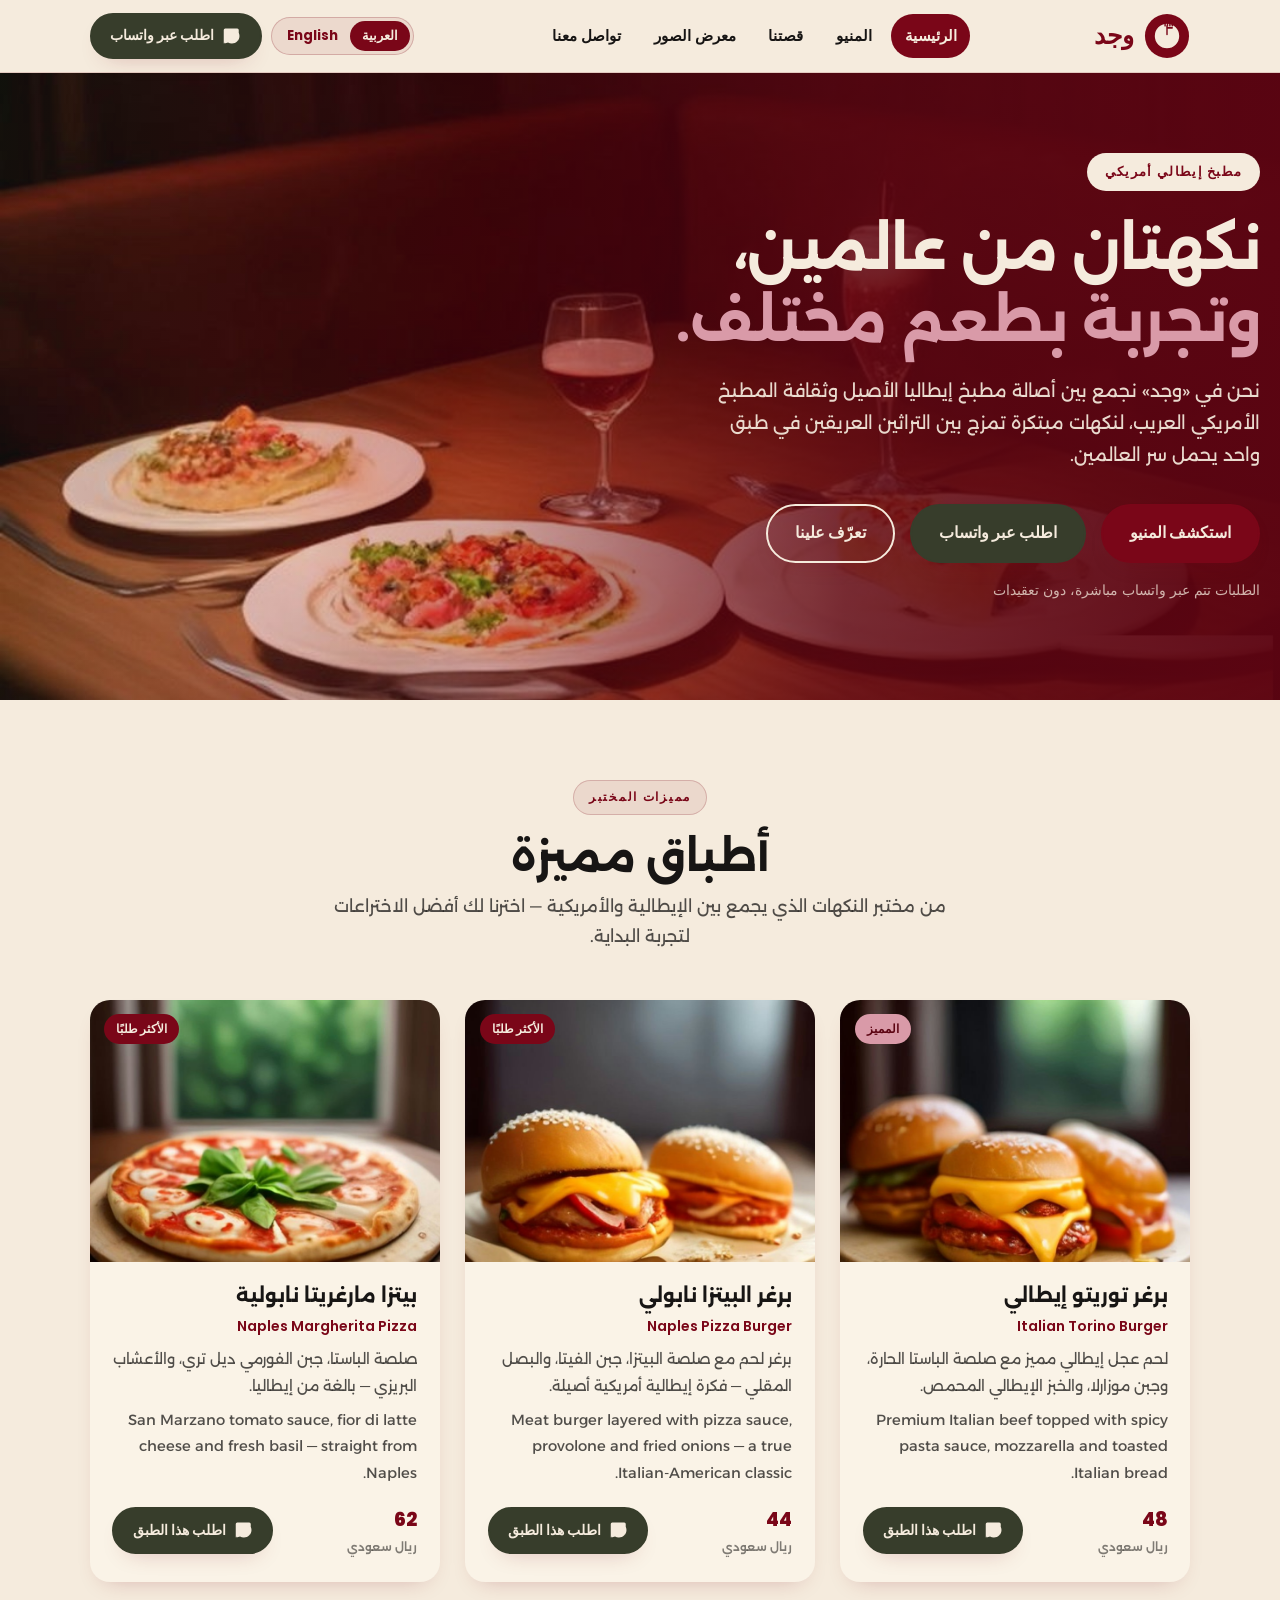
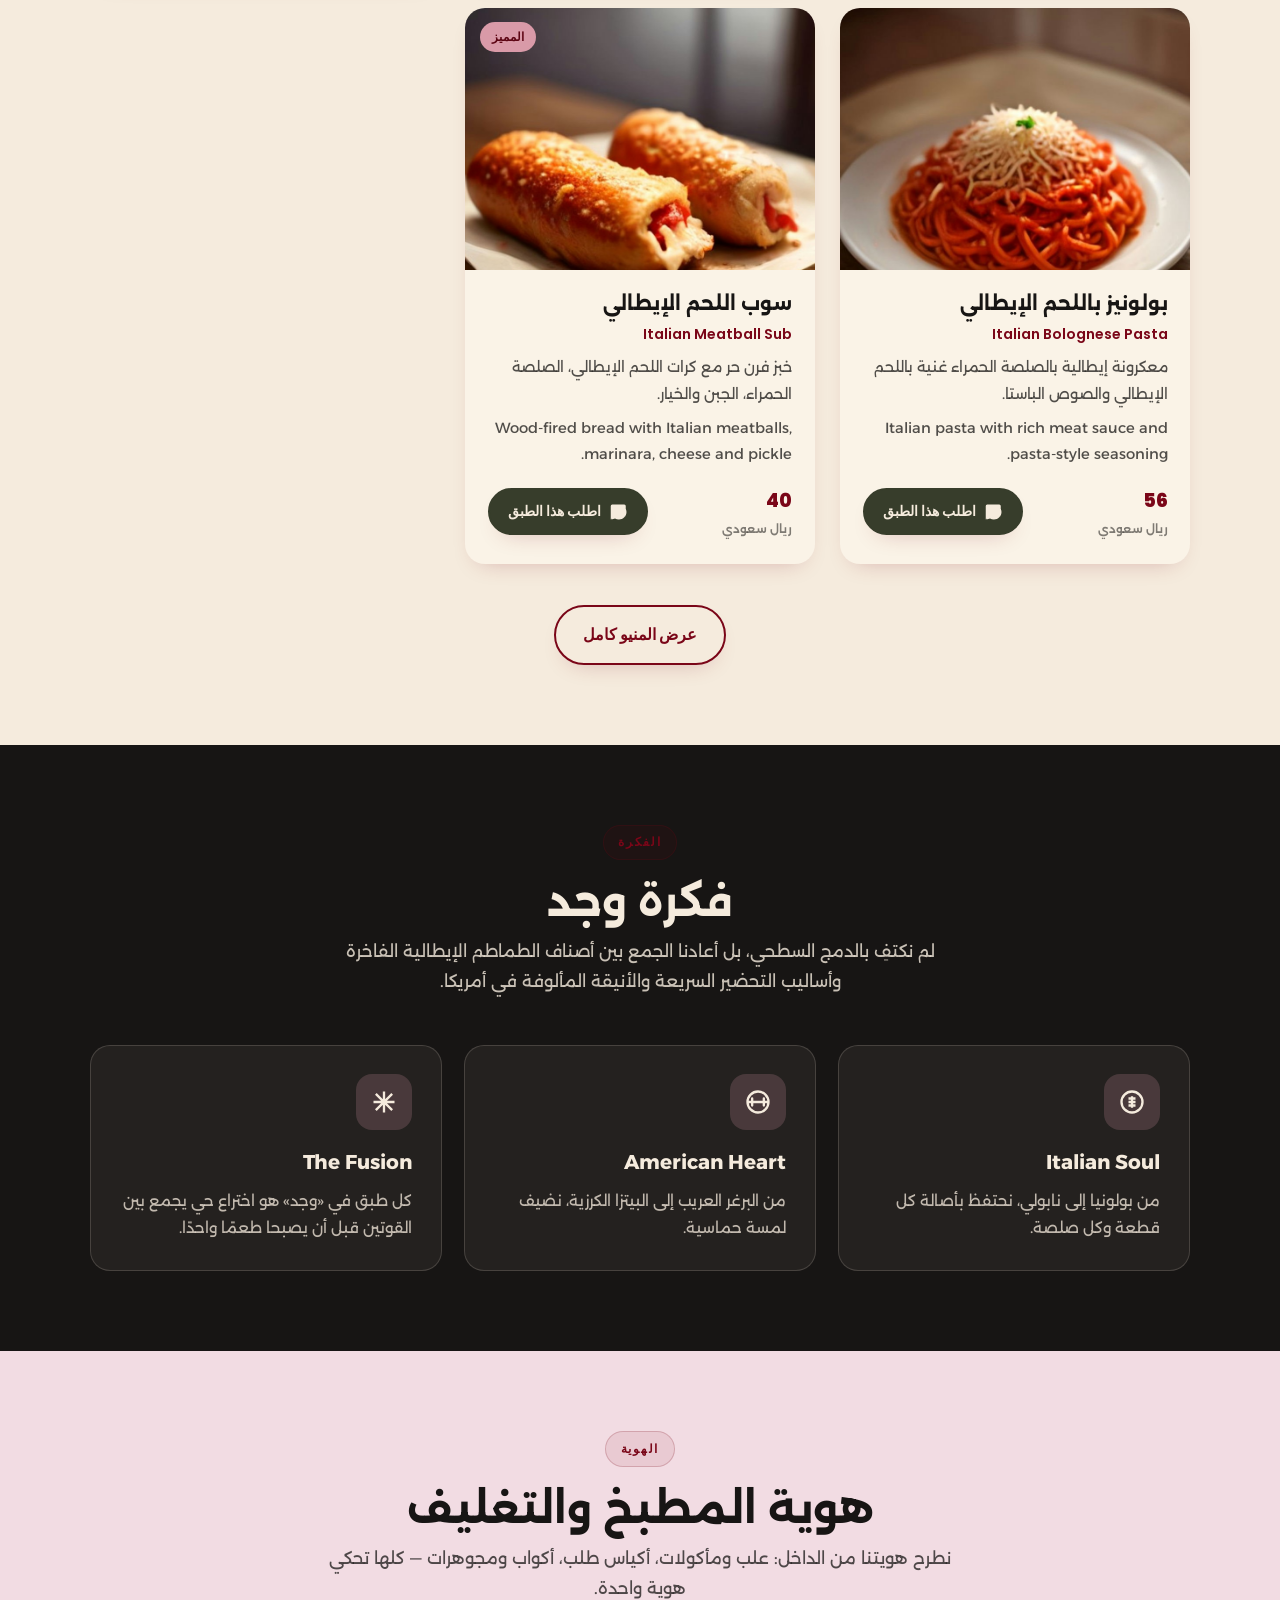
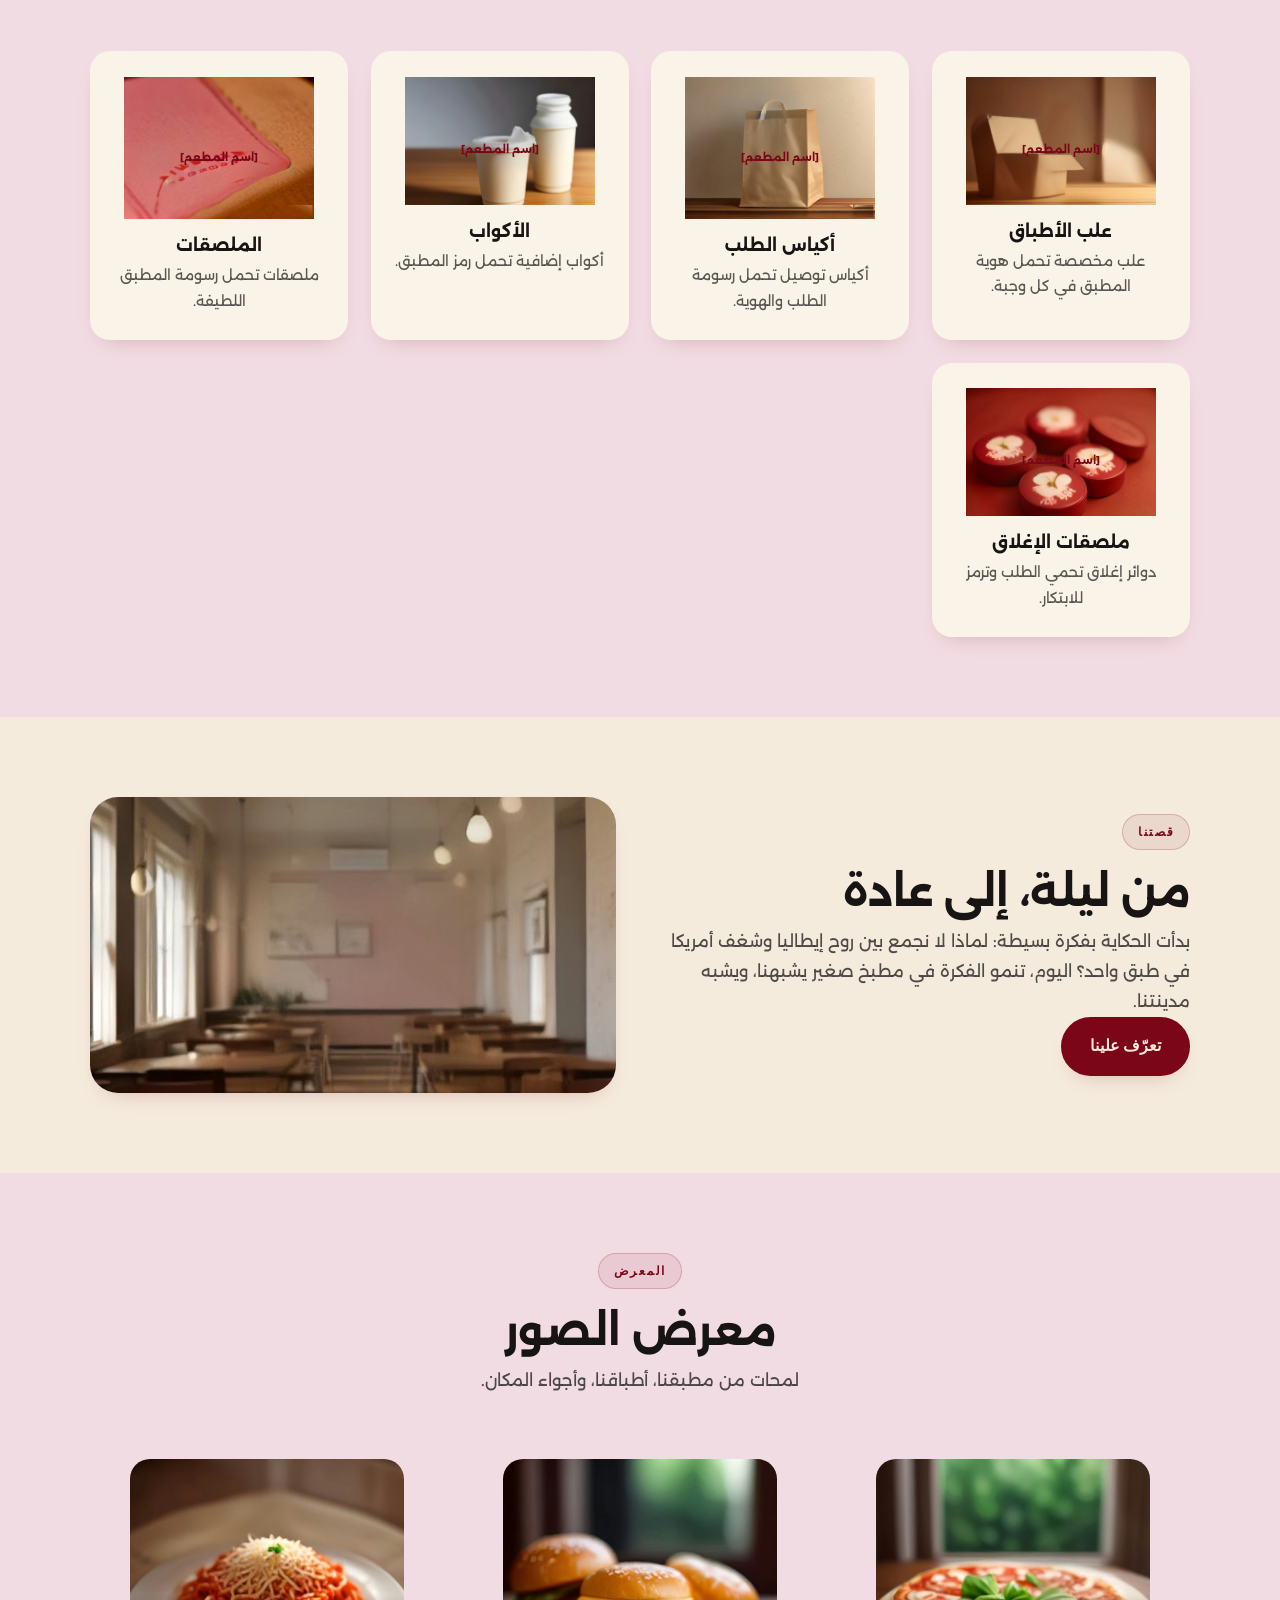
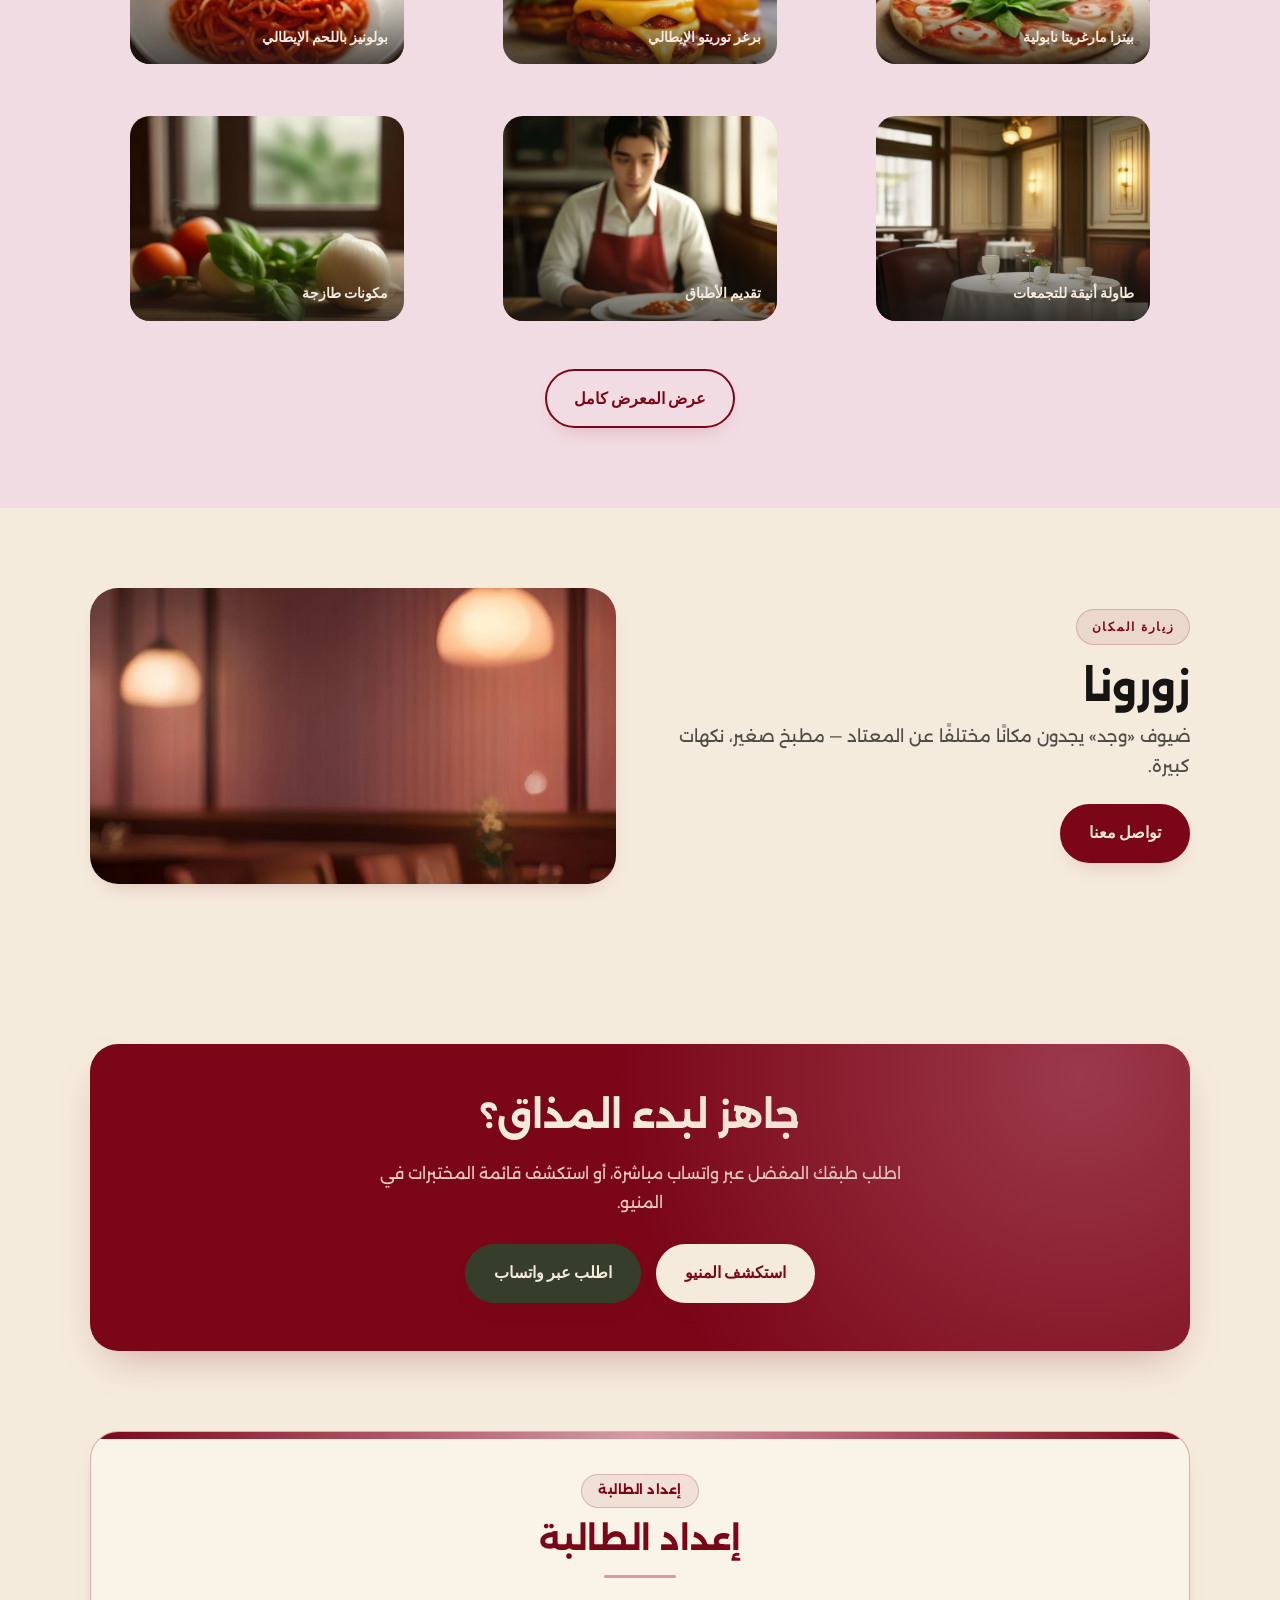
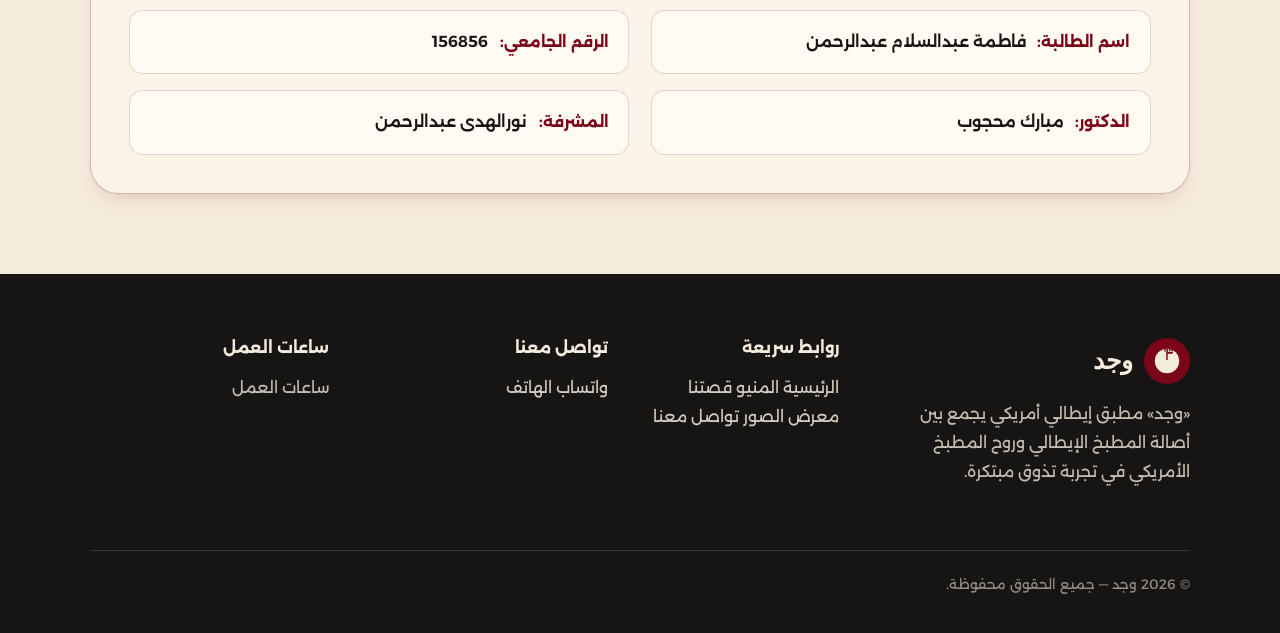
<file: وجد/index.html>
<!DOCTYPE html>
<html lang="ar" dir="rtl">
<head>
  <meta charset="UTF-8">
  <meta name="viewport" content="width=device-width, initial-scale=1.0">
  <title data-i18n="site.title">وجد | مطبخ إيطالي أمريكي</title>
  <meta name="description" data-i18n="site.description" content="مطبق إيطالي أمريكي يجمع بين أصالة المطبخ الإيطالي العريق وروح المطبخ الأمريكي العريب من خلال وصفات مبتكرة.">
  <meta property="og:title" content="وجد | مطبخ إيطالي أمريكي">
  <meta property="og:description" content="نكهتان من عالمين، وتجربة بطعم مختلف.">
  <meta property="og:type" content="restaurant">
  <link rel="icon" href="images/favicon.svg" type="image/svg+xml">
  <link rel="preconnect" href="https://fonts.googleapis.com">
  <link rel="preconnect" href="https://fonts.gstatic.com" crossorigin>
  <link href="https://fonts.googleapis.com/css2?family=Alexandria:wght@400;700;800&family=IBM+Plex+Sans+Arabic:wght@400;500;600&family=Poppins:wght@500;600;700;800&display=swap" rel="stylesheet">
  <link rel="stylesheet" href="css/style.css">
</head>
<body>
  <header id="siteHeader"></header>

  <main id="siteMain">
    <!-- البطل -->
    <section class="hero hero-image">
      <div class="hero-media">
        <img src="images/art/hero-scene.jpg" alt="طاولة طعام أنيقة في مطعم وجد تعرض البرغر والبيتزا والباستا مع إضاءة دافئة" width="1400" height="630" fetchpriority="high" decoding="async">
        <div class="hero-overlay"></div>
      </div>
      <div class="container hero-inner">
        <div class="hero-copy">
          <span class="hero-badge" data-i18n="home.badge">مطبخ إيطالي أمريكي</span>
          <h1 class="hero-title">
            <span data-i18n="home.heroLead">نكهتان من عالمين،</span><br>
            <span class="accent" data-i18n="home.heroMain">وتجربة بطعم مختلف.</span>
          </h1>
          <p class="hero-sub" data-i18n="home.heroSub">نحن في «وجد» نجمع بين أصالة مطبخ إيطاليا الأصيل وثقافة المطبخ الأمريكي العريب، لنكهات مبتكرة تمزج بين التراثين العريقين في طبق واحد يحمل سر العالمين.</p>
          <div class="hero-cta-row">
            <a href="menu.html" class="btn" data-i18n="home.heroCtaMenu">استكشف المنيو</a>
            <a href="#" class="btn btn-whatsapp" data-wa-generic data-i18n="home.heroCtaOrder">اطلب عبر واتساب</a>
            <a href="story.html" class="btn btn-outline" data-i18n="home.heroCtaStory">تعرّف علينا</a>
          </div>
          <p class="hero-note" data-i18n="home.heroNote">الطلبات تتم عبر واتساب مباشرة، دون تعقيدات</p>
        </div>
      </div>
    </section>

    <!-- الأطباق المميزة -->
    <section class="section">
      <div class="container">
        <div class="section-head">
          <span class="section-eyebrow" data-i18n="home.featuredEyebrow">مميزات المختبر</span>
          <h2 class="section-title" data-i18n="home.featuredTitle">أطباق مميزة</h2>
          <p class="section-sub" data-i18n="home.featuredSub">من مختبر النكهات الذي يجمع بين الإيطالية والأمريكية — اخترنا لك أفضل الاختراعات لتجربة البداية.</p>
        </div>
        <div class="dish-grid" id="featuredGrid"></div>
        <div class="text-center" style="margin-top: 2.6rem;">
          <a href="menu.html" class="btn btn-outline" data-i18n="home.viewMenu">عرض المنيو كامل</a>
        </div>
      </div>
    </section>

    <!-- فكرة المزيج -->
    <section class="section section-dark">
      <div class="container">
        <div class="section-head">
          <span class="section-eyebrow" data-i18n="home.fusionEyebrow">الفكرة</span>
          <h2 class="section-title" data-i18n="home.fusionTitle">فكرة وجد</h2>
          <p class="section-sub" data-i18n="home.fusionSub">لم نكتفِ بالدمج السطحي، بل أعادنا الجمع بين أصناف الطماطم الإيطالية الفاخرة وأساليب التحضير السريعة والأنيقة المألوفة في أمريكا.</p>
        </div>
        <div class="fusion-grid">
          <div class="fusion-card">
            <div class="fusion-icon">
              <svg viewBox="0 0 24 24" fill="none" stroke="currentColor" stroke-width="2"><circle cx="12" cy="12" r="9"/><path d="M12 7v10M9 9h6M9 12h6M9 15h6"/></svg>
            </div>
            <h3 data-i18n="home.f1Title">Italian Soul</h3>
            <p data-i18n="home.f1Text">من بولونيا إلى نابولي، نحتفظ بأصالة كل قطعة وكل صلصة.</p>
          </div>
          <div class="fusion-card">
            <div class="fusion-icon">
              <svg viewBox="0 0 24 24" fill="none" stroke="currentColor" stroke-width="2"><circle cx="12" cy="12" r="9"/><path d="M4 12h16M7 9v6M17 9v6" stroke-linecap="round"/></svg>
            </div>
            <h3 data-i18n="home.f2Title">American Heart</h3>
            <p data-i18n="home.f2Text">من البرغر العريب إلى البيتزا الكرزية، نضيف لمسة حماسية.</p>
          </div>
          <div class="fusion-card">
            <div class="fusion-icon">
              <svg viewBox="0 0 24 24" fill="none" stroke="currentColor" stroke-width="2"><path d="M12 3v18M3 12h18M5 5l14 14M19 5L5 19"/></svg>
            </div>
            <h3 data-i18n="home.f3Title">The Fusion</h3>
            <p data-i18n="home.f3Text">كل طبق في «وجد» هو اختراع حي يجمع بين القوتين قبل أن يصبحا طعمًا واحدًا.</p>
          </div>
        </div>
      </div>
    </section>

    <!-- الهوية والتغليف -->
    <section class="section section-alt">
      <div class="container">
        <div class="section-head">
          <span class="section-eyebrow" data-i18n="home.identityEyebrow">الهوية</span>
          <h2 class="section-title" data-i18n="home.identityTitle">هوية المطبخ والتغليف</h2>
          <p class="section-sub" data-i18n="home.identitySub">نطرح هويتنا من الداخل: علب ومأكولات، أكياس طلب، أكواب ومجوهرات — كلها تحكي هوية واحدة.</p>
        </div>
        <div class="pkg-grid">
          <div class="pkg-card">
            <div class="pkg-media"><img src="images/art/packaging-box.jpg" alt="علبة طعام كريمية فارغة تحمل شعار المطعم" width="800" height="540" loading="lazy" decoding="async"><span class="pkg-brand">[اسم المطعم]</span></div>
            <h3 data-i18n="pkg.box">علب الأطباق</h3>
            <p data-i18n="pkg.boxDesc">علب مخصصة تحمل هوية المطبق في كل وجبة.</p>
          </div>
          <div class="pkg-card">
            <div class="pkg-media"><img src="images/art/packaging-bag.jpg" alt="كيس طلبات ورقي بلمسة وردية غبارية تحمل شعار المطعم" width="800" height="540" loading="lazy" decoding="async"><span class="pkg-brand">[اسم المطعم]</span></div>
            <h3 data-i18n="pkg.bag">أكياس الطلب</h3>
            <p data-i18n="pkg.bagDesc">أكياس توصيل تحمل رسومة الطلب والهوية.</p>
          </div>
          <div class="pkg-card">
            <div class="pkg-media"><img src="images/art/packaging-cup.jpg" alt="كوب مشروبات كريمي فارغ بهوية المطعم" width="800" height="540" loading="lazy" decoding="async"><span class="pkg-brand">[اسم المطعم]</span></div>
            <h3 data-i18n="pkg.cup">الأكواب</h3>
            <p data-i18n="pkg.cupDesc">أكواب إضافية تحمل رمز المطبق.</p>
          </div>
          <div class="pkg-card">
            <div class="pkg-media"><img src="images/art/packaging-sticker.jpg" alt="ملصقات دائرية بلون العنابي والوردي الغباري" width="800" height="540" loading="lazy" decoding="async"><span class="pkg-brand">[اسم المطعم]</span></div>
            <h3 data-i18n="pkg.sticker">الملصقات</h3>
            <p data-i18n="pkg.stickerDesc">ملصقات تحمل رسومة المطبق اللطيفة.</p>
          </div>
          <div class="pkg-card">
            <div class="pkg-media"><img src="images/art/packaging-closing.jpg" alt="ملصقات إغلاق عنابية لحماية طلبات المطعم" width="800" height="540" loading="lazy" decoding="async"><span class="pkg-brand">[اسم المطعم]</span></div>
            <h3 data-i18n="pkg.closing">ملصقات الإغلاق</h3>
            <p data-i18n="pkg.closingDesc">دوائر إغلاق تحمي الطلب وترمز للابتكار.</p>
          </div>
        </div>
      </div>
    </section>

    <!-- قصة المطعم -->
    <section class="section">
      <div class="container split-2">
        <div>
          <span class="section-eyebrow" data-i18n="story.title">قصتنا</span>
          <h2 class="section-title">من ليلة، إلى عادة</h2>
          <p class="section-sub">بدأت الحكاية بفكرة بسيطة: لماذا لا نجمع بين روح إيطاليا وشغف أمريكا في طبق واحد؟ اليوم، تنمو الفكرة في مطبخ صغير يشبهنا، ويشبه مدينتنا.</p>
          <a href="story.html" class="btn" data-i18n="home.heroCtaStory">تعرّف علينا</a>
        </div>
        <figure class="story-media">
          <img src="images/art/interior-modern.jpg" alt="أجواء مطعم وجد العصري بإضاءة دافئة وتفاصيل بلون العنابي والكريمي" width="900" height="608" loading="lazy" decoding="async">
        </figure>
      </div>
    </section>

    <!-- معرض صور -->
    <section class="section section-alt">
      <div class="container">
        <div class="section-head">
          <span class="section-eyebrow" data-i18n="home.galleryEyebrow">المعرض</span>
          <h2 class="section-title" data-i18n="home.galleryTitle">معرض الصور</h2>
          <p class="section-sub">لمحات من مطبقنا، أطباقنا، وأجواء المكان.</p>
        </div>
        <div class="gallery-grid">
          <figure class="gallery-item"><img src="images/art/pizza-margherita.jpg" alt="بيتزا مارغريتا نابولية بقشرة محمصة وجبن ذائب" width="900" height="608" loading="lazy" decoding="async"><figcaption class="gallery-caption">بيتزا مارغريتا نابولية</figcaption></figure>
          <figure class="gallery-item"><img src="images/art/burger-torino.jpg" alt="برغر توريتو الإيطالي بطبقات اللحم والجبن والخس" width="900" height="608" loading="lazy" decoding="async"><figcaption class="gallery-caption">برغر توريتو الإيطالي</figcaption></figure>
          <figure class="gallery-item"><img src="images/art/pasta-bolognese.jpg" alt="بولونيز باللحم الإيطالي مع الجبن المبشور" width="900" height="608" loading="lazy" decoding="async"><figcaption class="gallery-caption">بولونيز باللحم الإيطالي</figcaption></figure>
          <figure class="gallery-item"><img src="images/art/table-elegant.jpg" alt="طاولة أنيقة مجهزة للتجمعات في المطعم" width="900" height="608" loading="lazy" decoding="async"><figcaption class="gallery-caption">طاولة أنيقة للتجمعات</figcaption></figure>
          <figure class="gallery-item"><img src="images/art/dish-serving.jpg" alt="تقديم الأطباق على طاولة المطعم" width="900" height="608" loading="lazy" decoding="async"><figcaption class="gallery-caption">تقديم الأطباق</figcaption></figure>
          <figure class="gallery-item"><img src="images/art/ingredients-closeup.jpg" alt="مكونات طازجة من الطماطم والريحان والموزاريلا" width="900" height="608" loading="lazy" decoding="async"><figcaption class="gallery-caption">مكونات طازجة</figcaption></figure>
        </div>
        <div class="text-center" style="margin-top: 2rem;"><a href="gallery.html" class="btn btn-outline">عرض المعرض كامل</a></div>
      </div>
    </section>

    <!-- زيارة المكان -->
    <section class="section">
      <div class="container split-2">
        <div>
          <span class="section-eyebrow" data-i18n="home.visitEyebrow">زيارة المكان</span>
          <h2 class="section-title" data-i18n="home.visitTitle">زورونا</h2>
          <p class="section-sub" style="margin-bottom: 1.4rem;" data-i18n="home.visitSub">ضيوف «وجد» يجدون مكانًا مختلفًا عن المعتاد — مطبخ صغير، نكهات كبيرة.</p>
          <a href="contact.html" class="btn" data-i18n="nav.contact">تواصل معنا</a>
        </div>
        <figure class="story-media">
          <img src="images/art/decor-lights.jpg" alt="تفاصيل الإضاءة الدافئة في مطعم وجد" width="900" height="608" loading="lazy" decoding="async">
        </figure>
      </div>
    </section>

    <!-- الدعوة للطلب -->
    <section class="section">
      <div class="container">
        <div class="cta-banner">
          <h2 data-i18n="home.ctaTitle">جاهز لبدء المذاق؟</h2>
          <p data-i18n="home.ctaSub">اطلب طبقك المفضل عبر واتساب مباشرة، أو استكشف قائمة المختبرات في المنيو.</p>
          <div class="cta-actions">
            <a href="menu.html" class="btn btn-cream" data-i18n="home.heroCtaMenu">استكشف المنيو</a>
            <a href="#" class="btn btn-whatsapp" data-wa-generic data-i18n="home.heroCtaOrder">اطلب عبر واتساب</a>
          </div>
        </div>
      </div>
    </section>

    <!-- بيانات الطالبة -->
    <section class="student-section" dir="rtl" aria-labelledby="studentTitle">
      <div class="container">
        <div class="student-card">
          <div class="student-head">
            <span class="student-eyebrow">إعداد الطالبة</span>
            <h2 class="student-title" id="studentTitle">إعداد الطالبة</h2>
            <span class="student-rule" aria-hidden="true"></span>
          </div>
          <div class="student-grid">
            <div class="student-row"><span class="student-label">اسم الطالبة:</span><span class="student-value">فاطمة عبدالسلام عبدالرحمن</span></div>
            <div class="student-row"><span class="student-label">الرقم الجامعي:</span><span class="student-value">156856</span></div>
            <div class="student-row"><span class="student-label">الدكتور:</span><span class="student-value">مبارك محجوب</span></div>
            <div class="student-row"><span class="student-label">المشرفة:</span><span class="student-value">نورالهدى عبدالرحمن</span></div>
          </div>
        </div>
      </div>
    </section>
  </main>

  <footer id="siteFooter"></footer>

  <script src="js/config.js"></script>
  <script src="js/i18n.js"></script>
  <script src="js/app.js"></script>
</body>
</html>
</file>
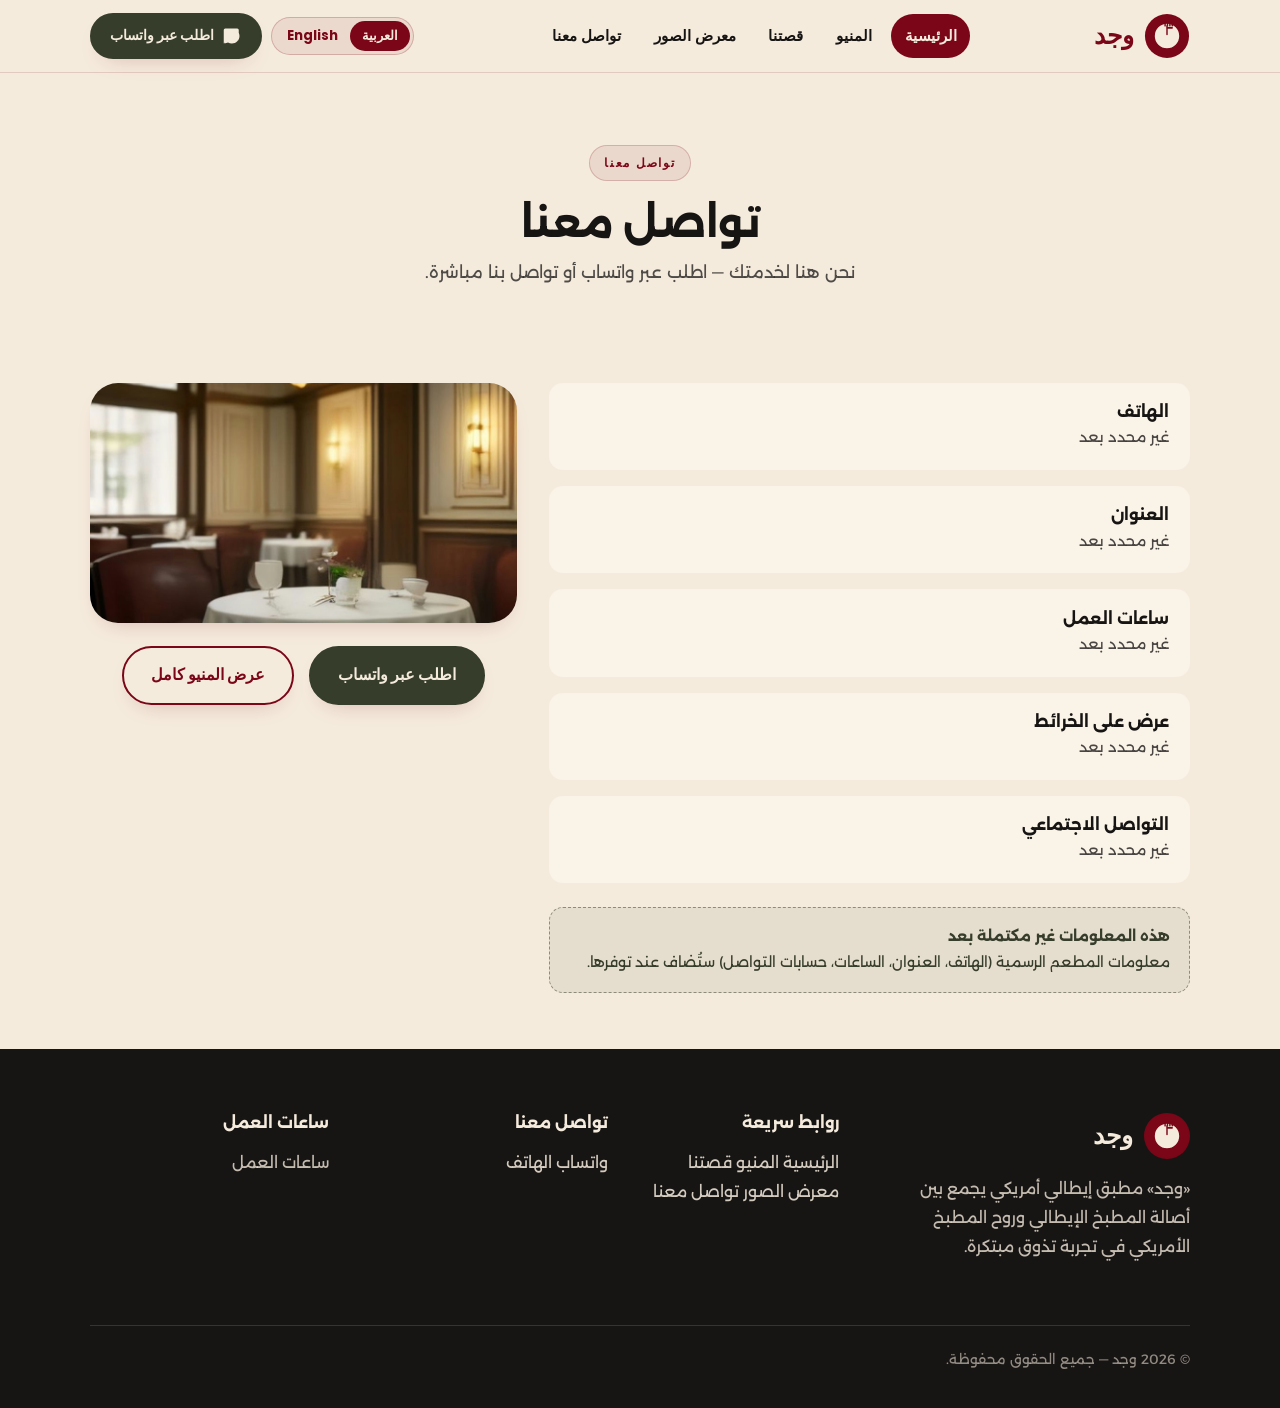
<file: وجد/contact.html>
<!DOCTYPE html>
<html lang="ar" dir="rtl">
<head>
  <meta charset="UTF-8">
  <meta name="viewport" content="width=device-width, initial-scale=1.0">
  <title data-i18n="site.title">وجد | مطبخ إيطالي أمريكي</title>
  <meta name="description" content="تواصل مع مطبخ وجد أو اطلب عبر واتساب مباشرة.">
  <link rel="icon" href="images/favicon.svg" type="image/svg+xml">
  <link rel="preconnect" href="https://fonts.googleapis.com">
  <link rel="preconnect" href="https://fonts.gstatic.com" crossorigin>
  <link href="https://fonts.googleapis.com/css2?family=Alexandria:wght@400;700;800&family=IBM+Plex+Sans+Arabic:wght@400;500;600&family=Poppins:wght@500;600;700;800&display=swap" rel="stylesheet">
  <link rel="stylesheet" href="css/style.css">
</head>
<body>
  <header id="siteHeader"></header>

  <main id="siteMain">
    <section class="page-hero">
      <div class="container">
        <span class="section-eyebrow" data-i18n="contact.title">تواصل معنا</span>
        <h1 class="section-title" data-i18n="contact.title">تواصل معنا</h1>
        <p class="section-sub" data-i18n="contact.subtitle">نحن هنا لخدمتك — اطلب عبر واتساب أو تواصل بنا مباشرة.</p>
      </div>
    </section>

    <section class="section-tight">
      <div class="container contact-grid">
        <div>
          <div class="info-list">
            <div class="info-item">
              <div>
                <h3 data-i18n="contact.phoneLabel">الهاتف</h3>
                <p id="contactPhone" data-i18n="contact.pending">غير محدد بعد</p>
              </div>
            </div>
            <div class="info-item">
              <div>
                <h3 data-i18n="contact.addressLabel">العنوان</h3>
                <p id="contactAddress" data-i18n="contact.pending">غير محدد بعد</p>
              </div>
            </div>
            <div class="info-item">
              <div>
                <h3 data-i18n="contact.hoursLabel">ساعات العمل</h3>
                <p id="contactHours" data-i18n="contact.pending">غير محدد بعد</p>
              </div>
            </div>
            <div class="info-item">
              <div>
                <h3 data-i18n="contact.mapsLabel">عرض على الخرائط</h3>
                <p data-i18n="contact.pending">غير محدد بعد</p>
              </div>
            </div>
            <div class="info-item">
              <div>
                <h3 data-i18n="contact.socialLabel">التواصل الاجتماعي</h3>
                <p data-i18n="contact.pending">غير محدد بعد</p>
              </div>
            </div>
          </div>
          <div class="pending-note" style="margin-top: 1.5rem;">
            <strong data-i18n="contact.pendingTitle">هذه المعلومات غير مكتملة بعد</strong><br>
            <span data-i18n="contact.pendingText">معلومات المطعم الرسمية (الهاتف، العنوان، الساعات، حسابات التواصل) ستُضاف عند توفرها.</span>
          </div>
        </div>
        <div>
          <figure class="story-media">
            <img src="images/art/table-elegant.jpg" alt="طاولة أنيقة في مطعم وجد مجهزة للضيوف" width="900" height="608" loading="lazy" decoding="async">
          </figure>
          <div class="cta-actions" style="margin-top: 1.4rem;">
            <a href="#" class="btn btn-whatsapp" data-wa-generic data-i18n="home.heroCtaOrder">اطلب عبر واتساب</a>
            <a href="menu.html" class="btn btn-outline" data-i18n="home.viewMenu">عرض المنيو كامل</a>
          </div>
        </div>
      </div>
    </section>
  </main>

  <footer id="siteFooter"></footer>

  <script src="js/config.js"></script>
  <script src="js/i18n.js"></script>
  <script src="js/app.js"></script>
</body>
</html>
</file>
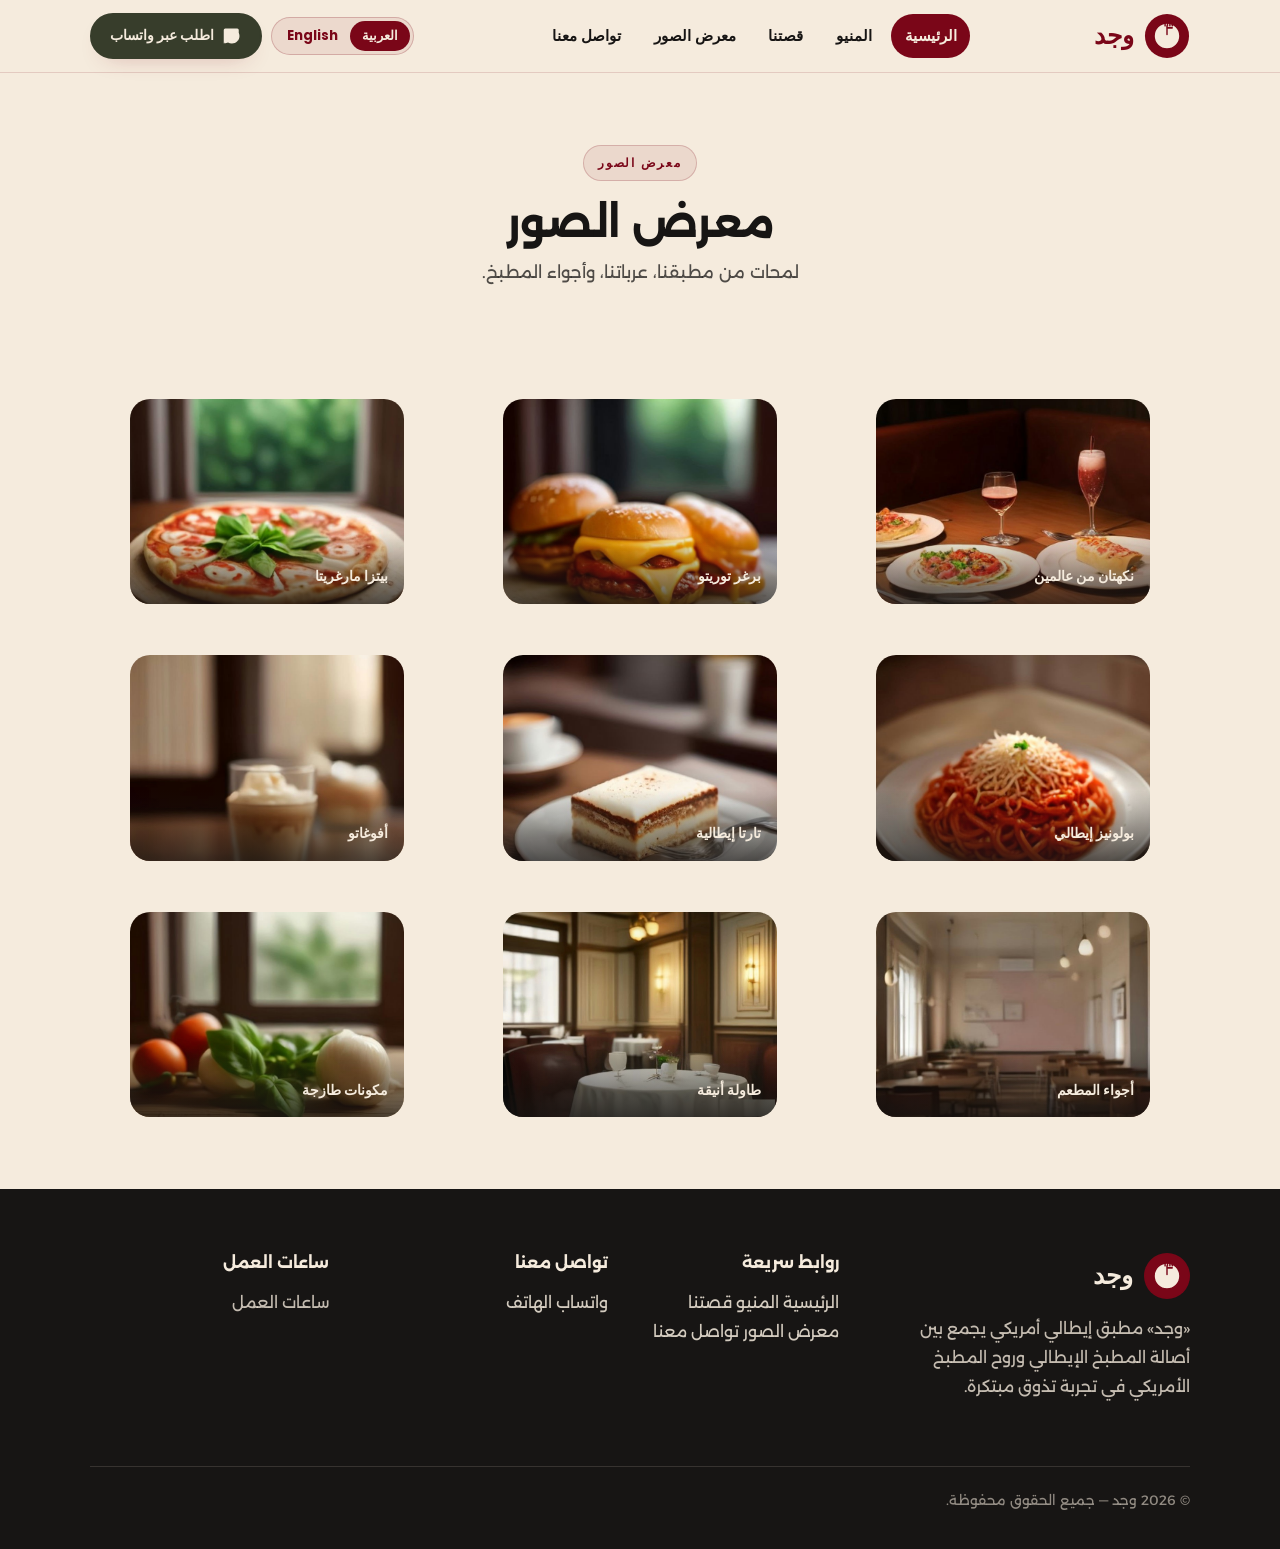
<file: وجد/gallery.html>
<!DOCTYPE html>
<html lang="ar" dir="rtl">
<head>
  <meta charset="UTF-8">
  <meta name="viewport" content="width=device-width, initial-scale=1.0">
  <title data-i18n="site.title">وجد | مطبخ إيطالي أمريكي</title>
  <meta name="description" content="معرض صور مطبخ وجد: أطباق، أجواء، وتفاصيل من المطبخ الإيطالي الأمريكي.">
  <link rel="icon" href="images/favicon.svg" type="image/svg+xml">
  <link rel="preconnect" href="https://fonts.googleapis.com">
  <link rel="preconnect" href="https://fonts.gstatic.com" crossorigin>
  <link href="https://fonts.googleapis.com/css2?family=Alexandria:wght@400;700;800&family=IBM+Plex+Sans+Arabic:wght@400;500;600&family=Poppins:wght@500;600;700;800&display=swap" rel="stylesheet">
  <link rel="stylesheet" href="css/style.css">
</head>
<body>
  <header id="siteHeader"></header>

  <main id="siteMain">
    <section class="page-hero">
      <div class="container">
        <span class="section-eyebrow" data-i18n="gallery.title">معرض الصور</span>
        <h1 class="section-title" data-i18n="gallery.title">معرض الصور</h1>
        <p class="section-sub" data-i18n="gallery.subtitle">لمحات من مطبقنا، عرباتنا، وأجواء المطبخ.</p>
      </div>
    </section>

    <section class="section-tight">
      <div class="container">
        <div class="gallery-grid">
          <figure class="gallery-item"><img src="images/art/hero-scene.jpg" alt="أطباق إيطالية أمريكية على طاولة دافئة" width="900" height="608" loading="lazy" decoding="async"><figcaption class="gallery-caption">نكهتان من عالمين</figcaption></figure>
          <figure class="gallery-item"><img src="images/art/burger-torino.jpg" alt="برغر توريتو الإيطالي بطبقات اللحم والجبن" width="900" height="608" loading="lazy" decoding="async"><figcaption class="gallery-caption">برغر توريتو</figcaption></figure>
          <figure class="gallery-item"><img src="images/art/pizza-margherita.jpg" alt="بيتزا مارغريتا نابولية بقشرة محمصة" width="900" height="608" loading="lazy" decoding="async"><figcaption class="gallery-caption">بيتزا مارغريتا</figcaption></figure>
          <figure class="gallery-item"><img src="images/art/pasta-bolognese.jpg" alt="بولونيز باللحم الإيطالي" width="900" height="608" loading="lazy" decoding="async"><figcaption class="gallery-caption">بولونيز إيطالي</figcaption></figure>
          <figure class="gallery-item"><img src="images/art/dessert-tiramisu.jpg" alt="تيراميسو إيطالي بالقهوة والكاكاو" width="900" height="608" loading="lazy" decoding="async"><figcaption class="gallery-caption">تارتا إيطالية</figcaption></figure>
          <figure class="gallery-item"><img src="images/art/drink-affogato.jpg" alt="أفوغاتو بالآيس كريم مع الإسبريسو" width="900" height="608" loading="lazy" decoding="async"><figcaption class="gallery-caption">أفوغاتو</figcaption></figure>
          <figure class="gallery-item"><img src="images/art/interior-modern.jpg" alt="أجواء المطعم العصري بإضاءة دافئة" width="900" height="608" loading="lazy" decoding="async"><figcaption class="gallery-caption">أجواء المطعم</figcaption></figure>
          <figure class="gallery-item"><img src="images/art/table-elegant.jpg" alt="طاولة أنيقة مجهزة للتجمعات" width="900" height="608" loading="lazy" decoding="async"><figcaption class="gallery-caption">طاولة أنيقة</figcaption></figure>
          <figure class="gallery-item"><img src="images/art/ingredients-closeup.jpg" alt="مكونات طازجة من الطماطم والريحان والموزاريلا" width="900" height="608" loading="lazy" decoding="async"><figcaption class="gallery-caption">مكونات طازجة</figcaption></figure>
        </div>
      </div>
    </section>
  </main>

  <footer id="siteFooter"></footer>

  <script src="js/config.js"></script>
  <script src="js/i18n.js"></script>
  <script src="js/app.js"></script>
</body>
</html>
</file>
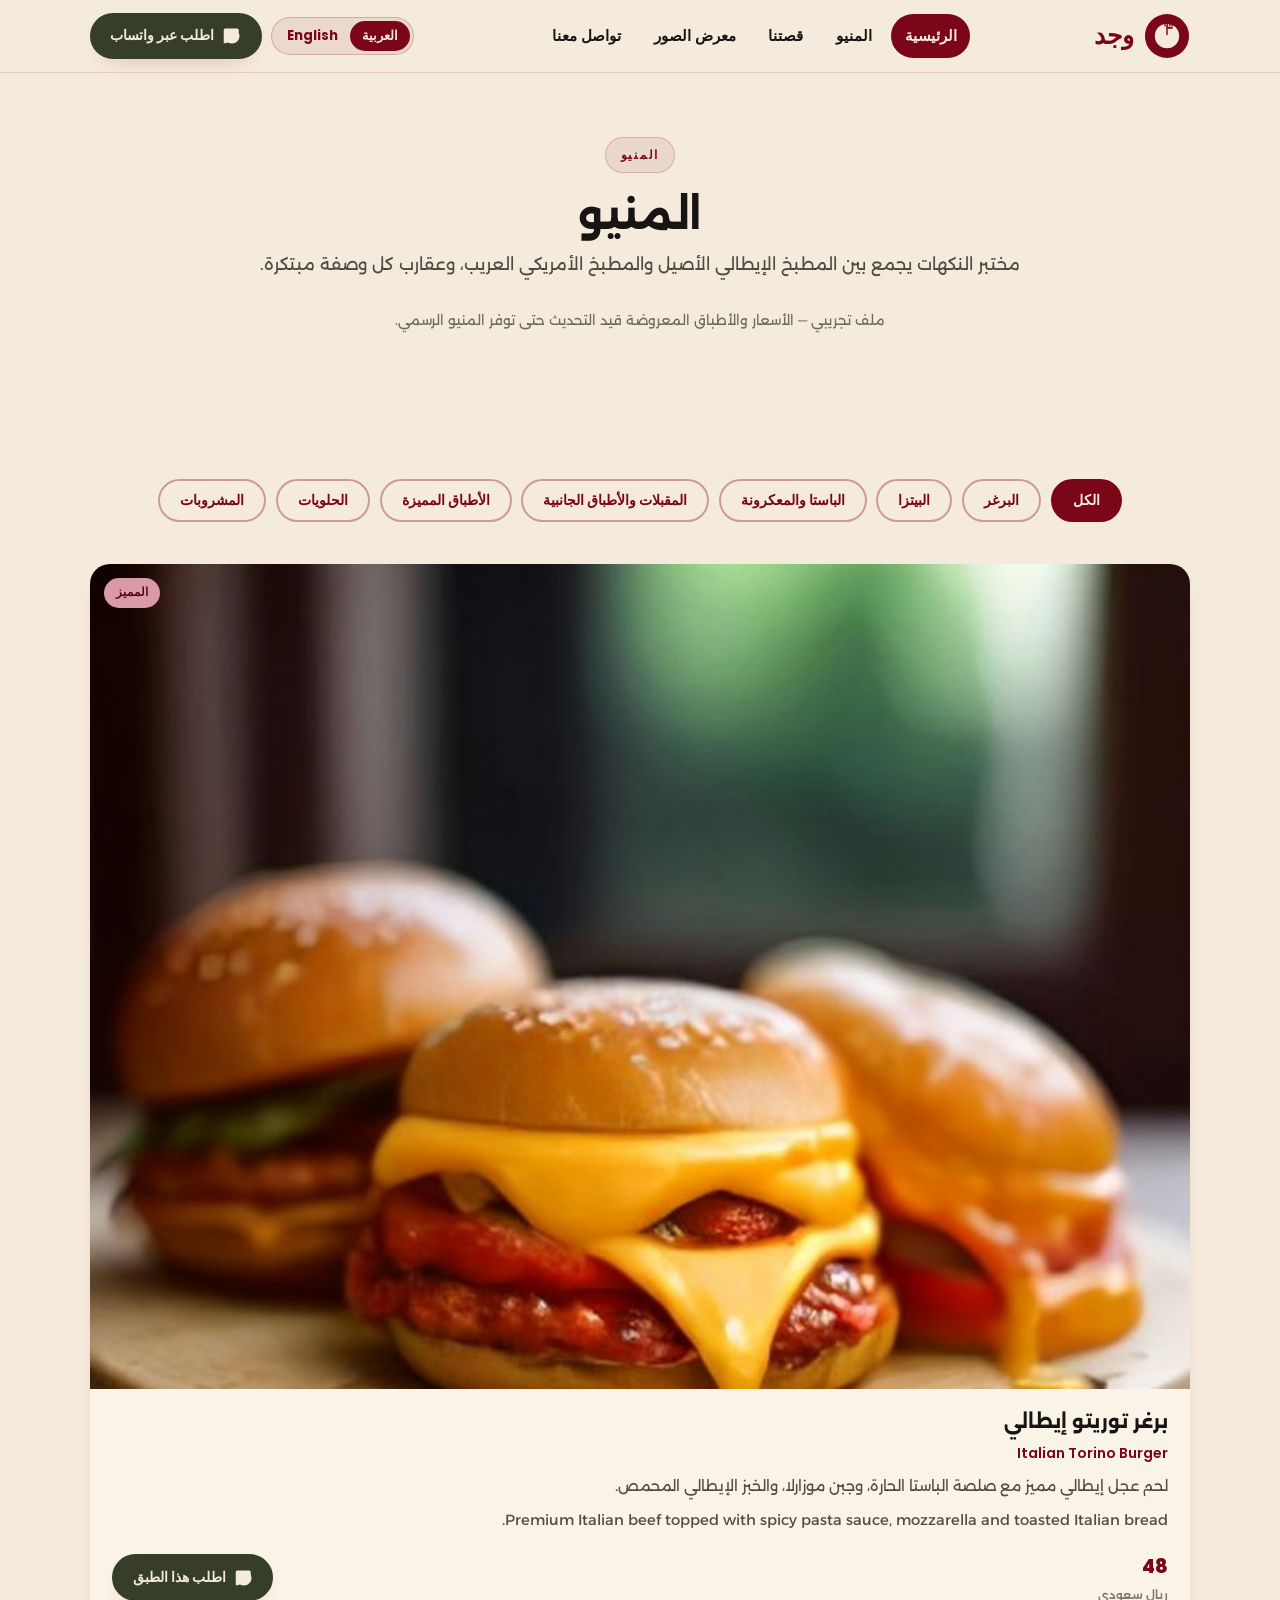
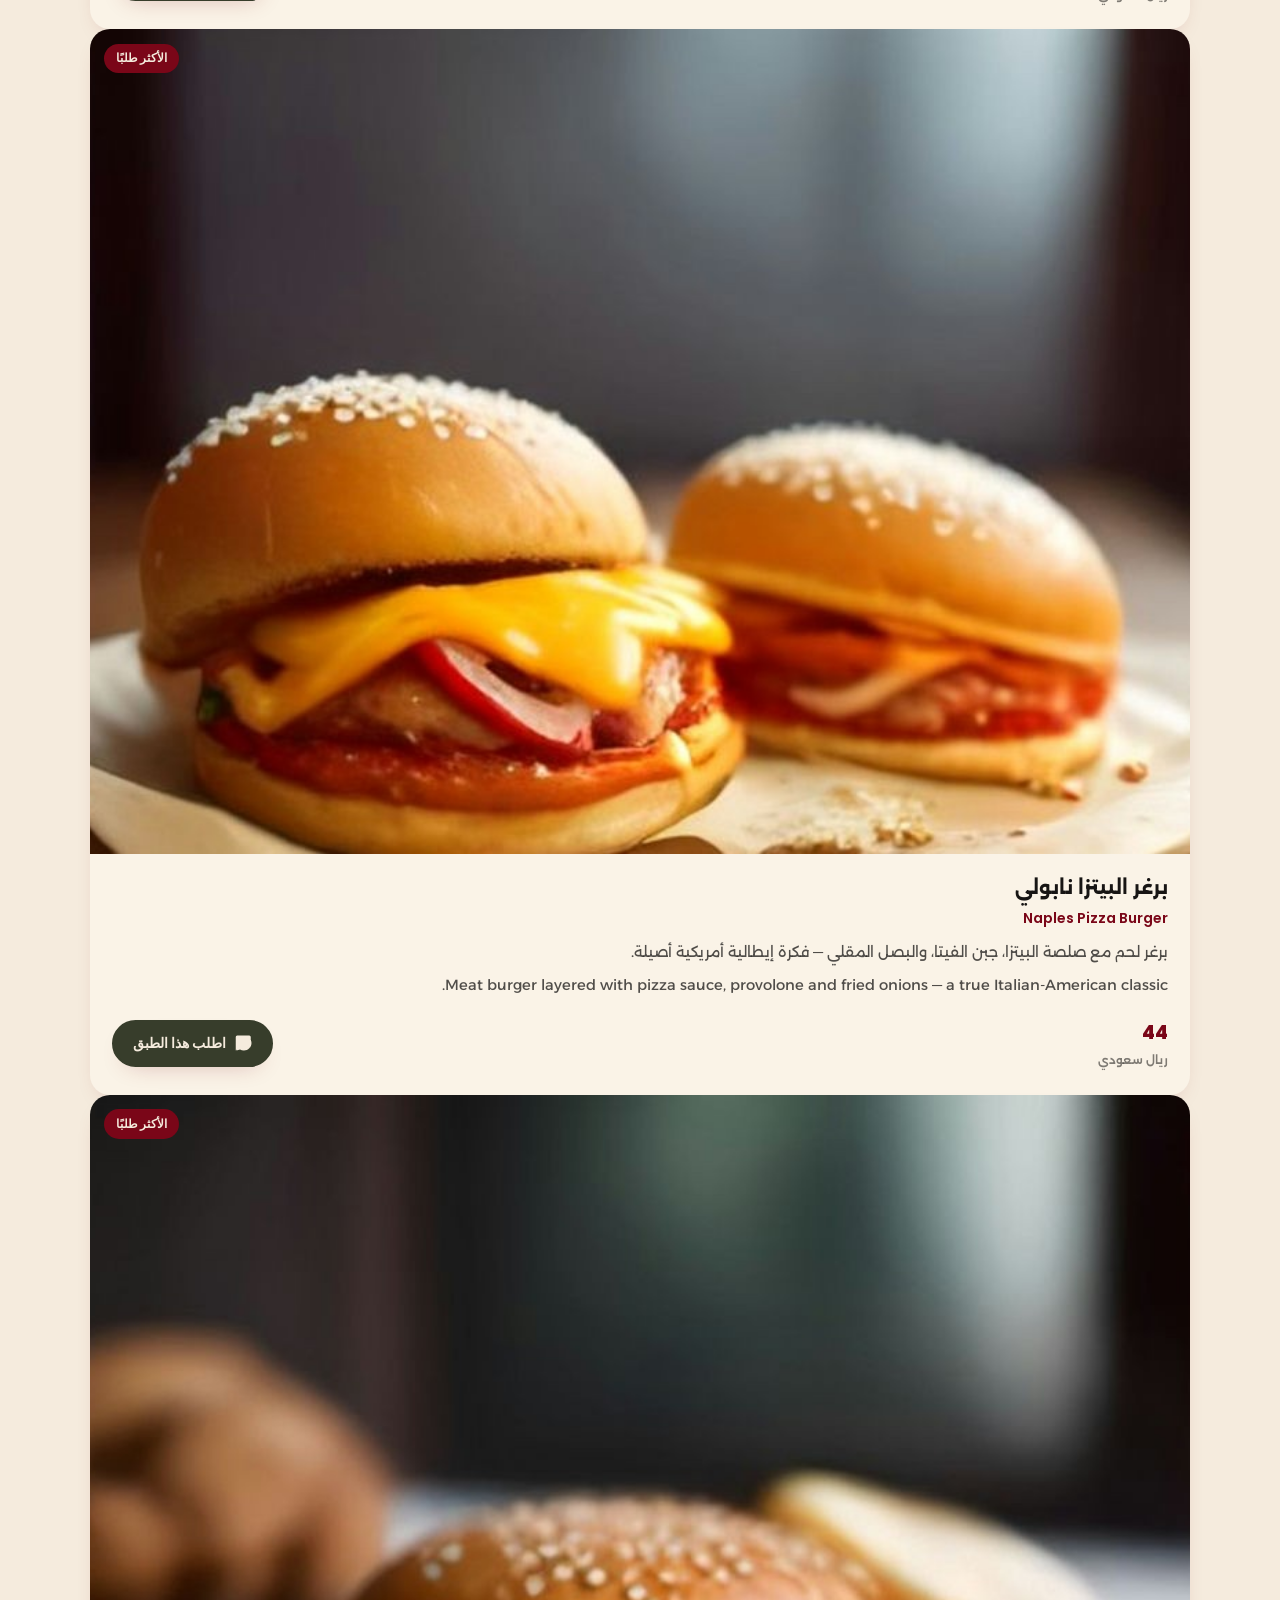
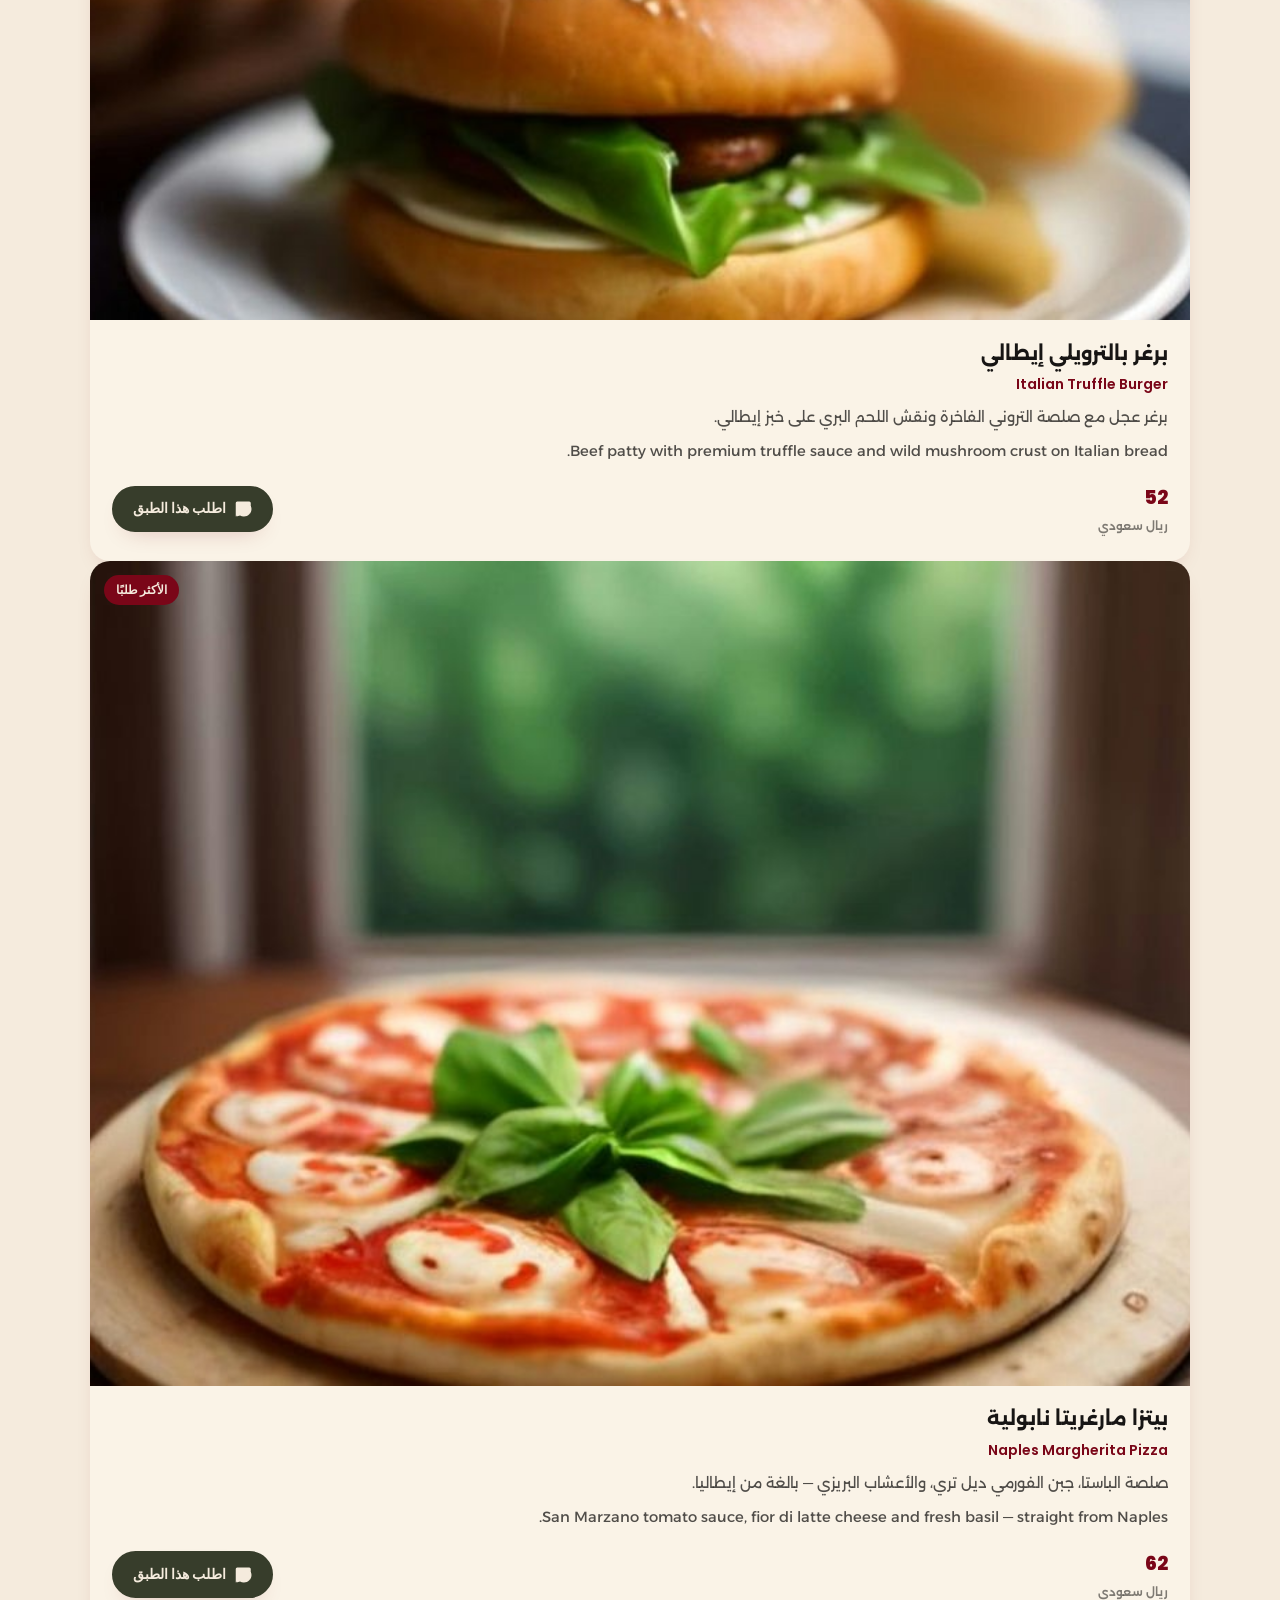
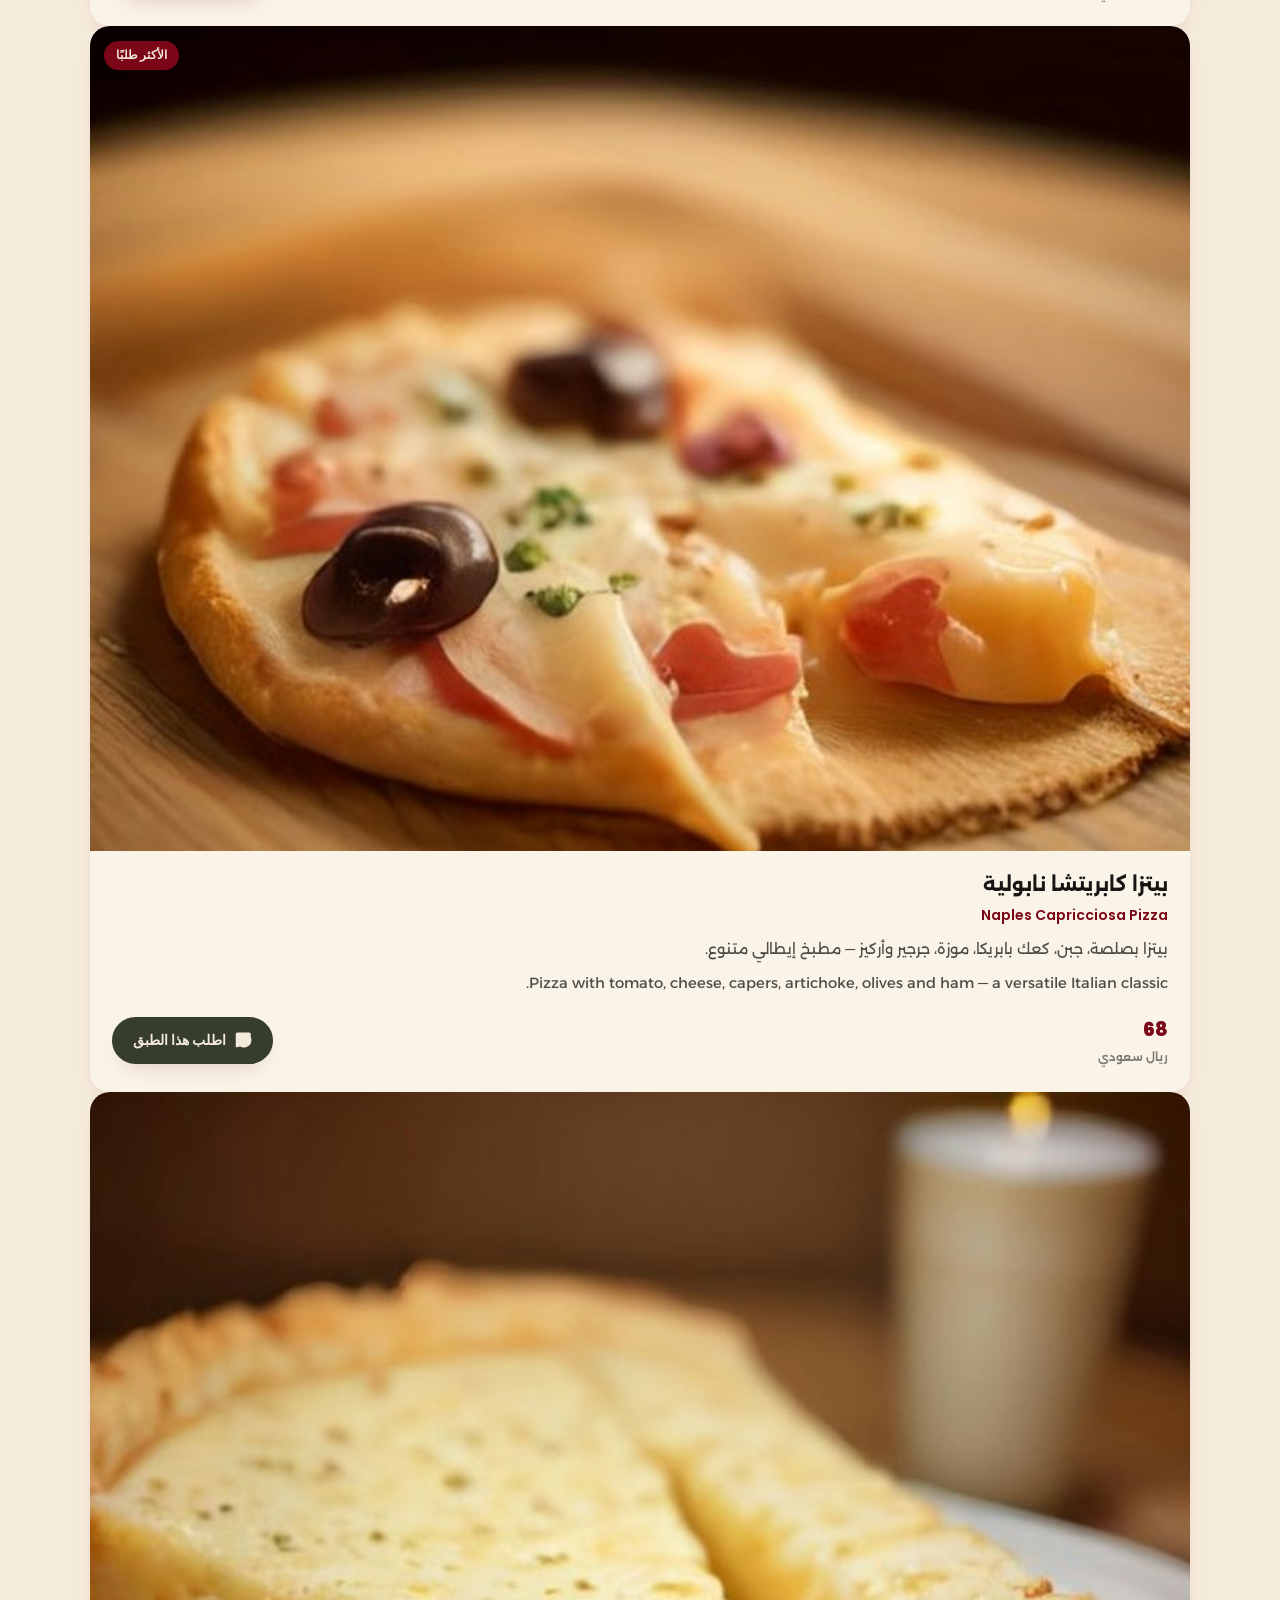
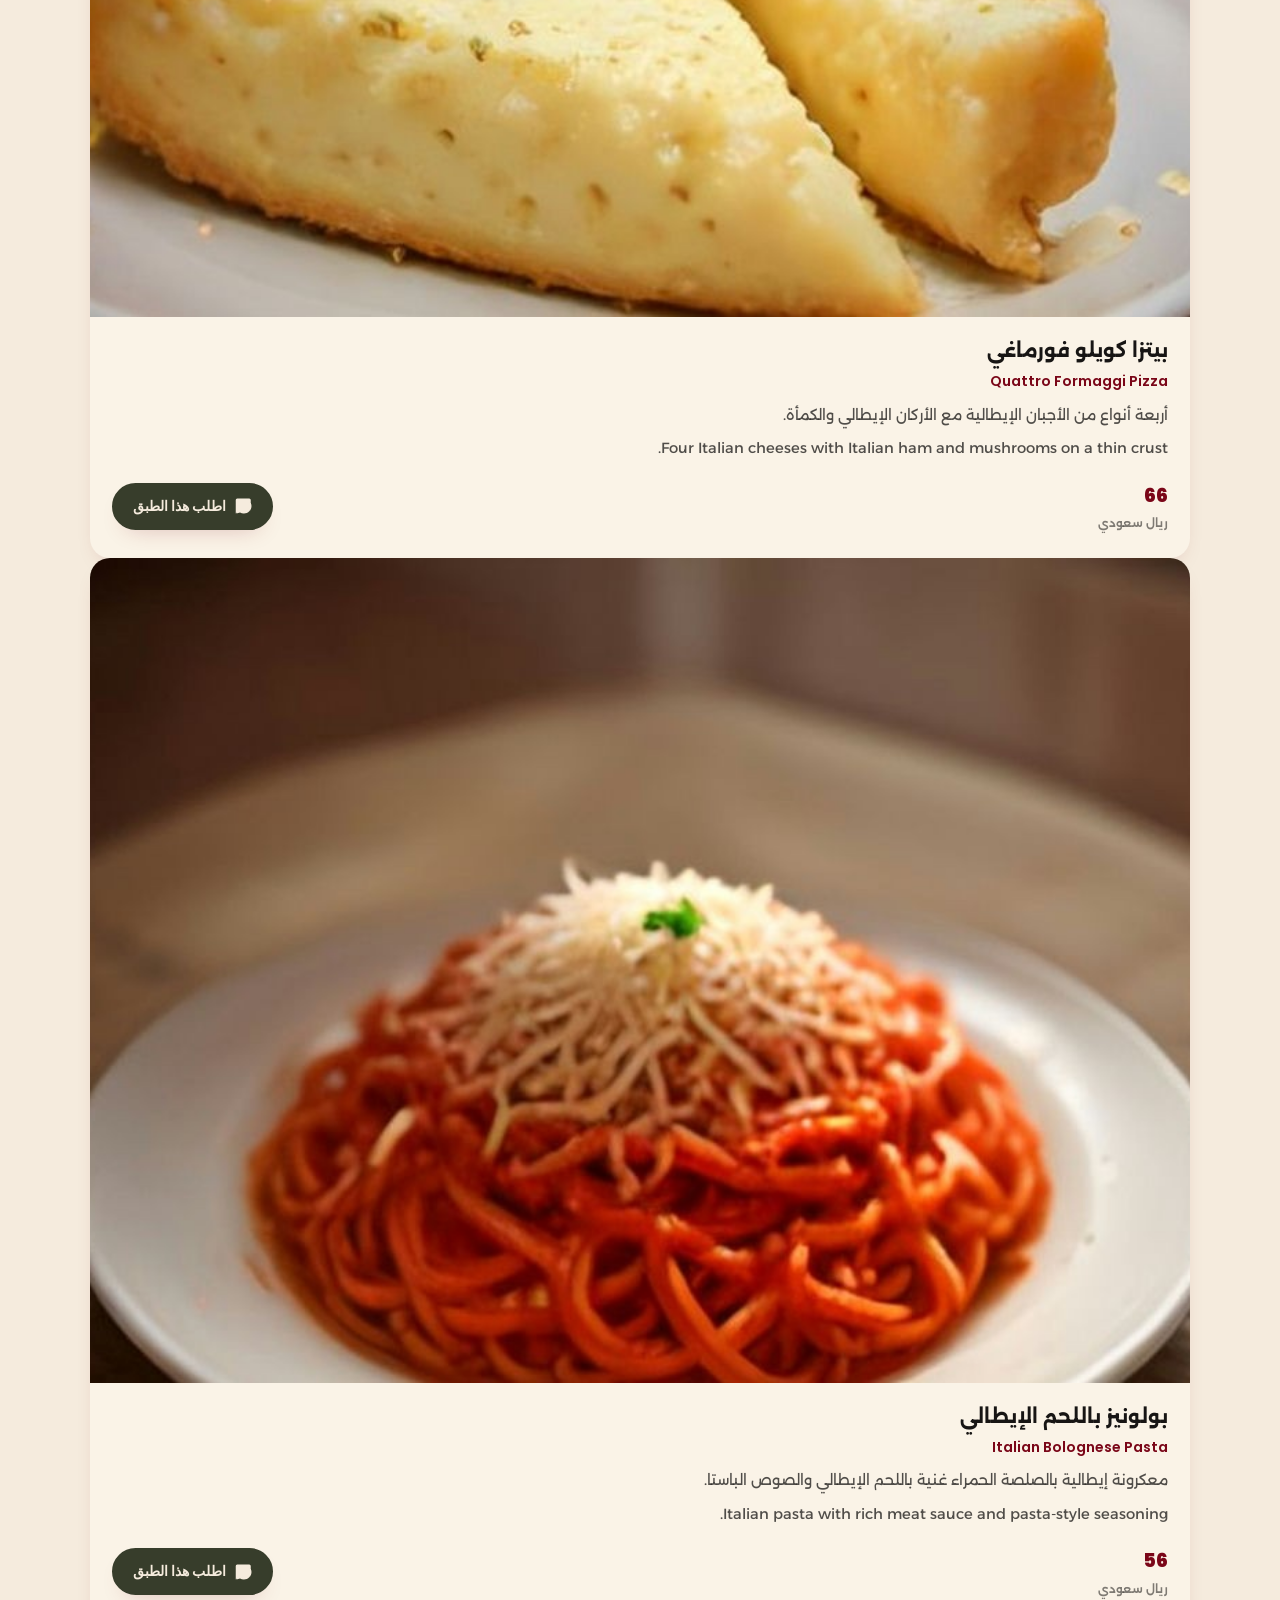
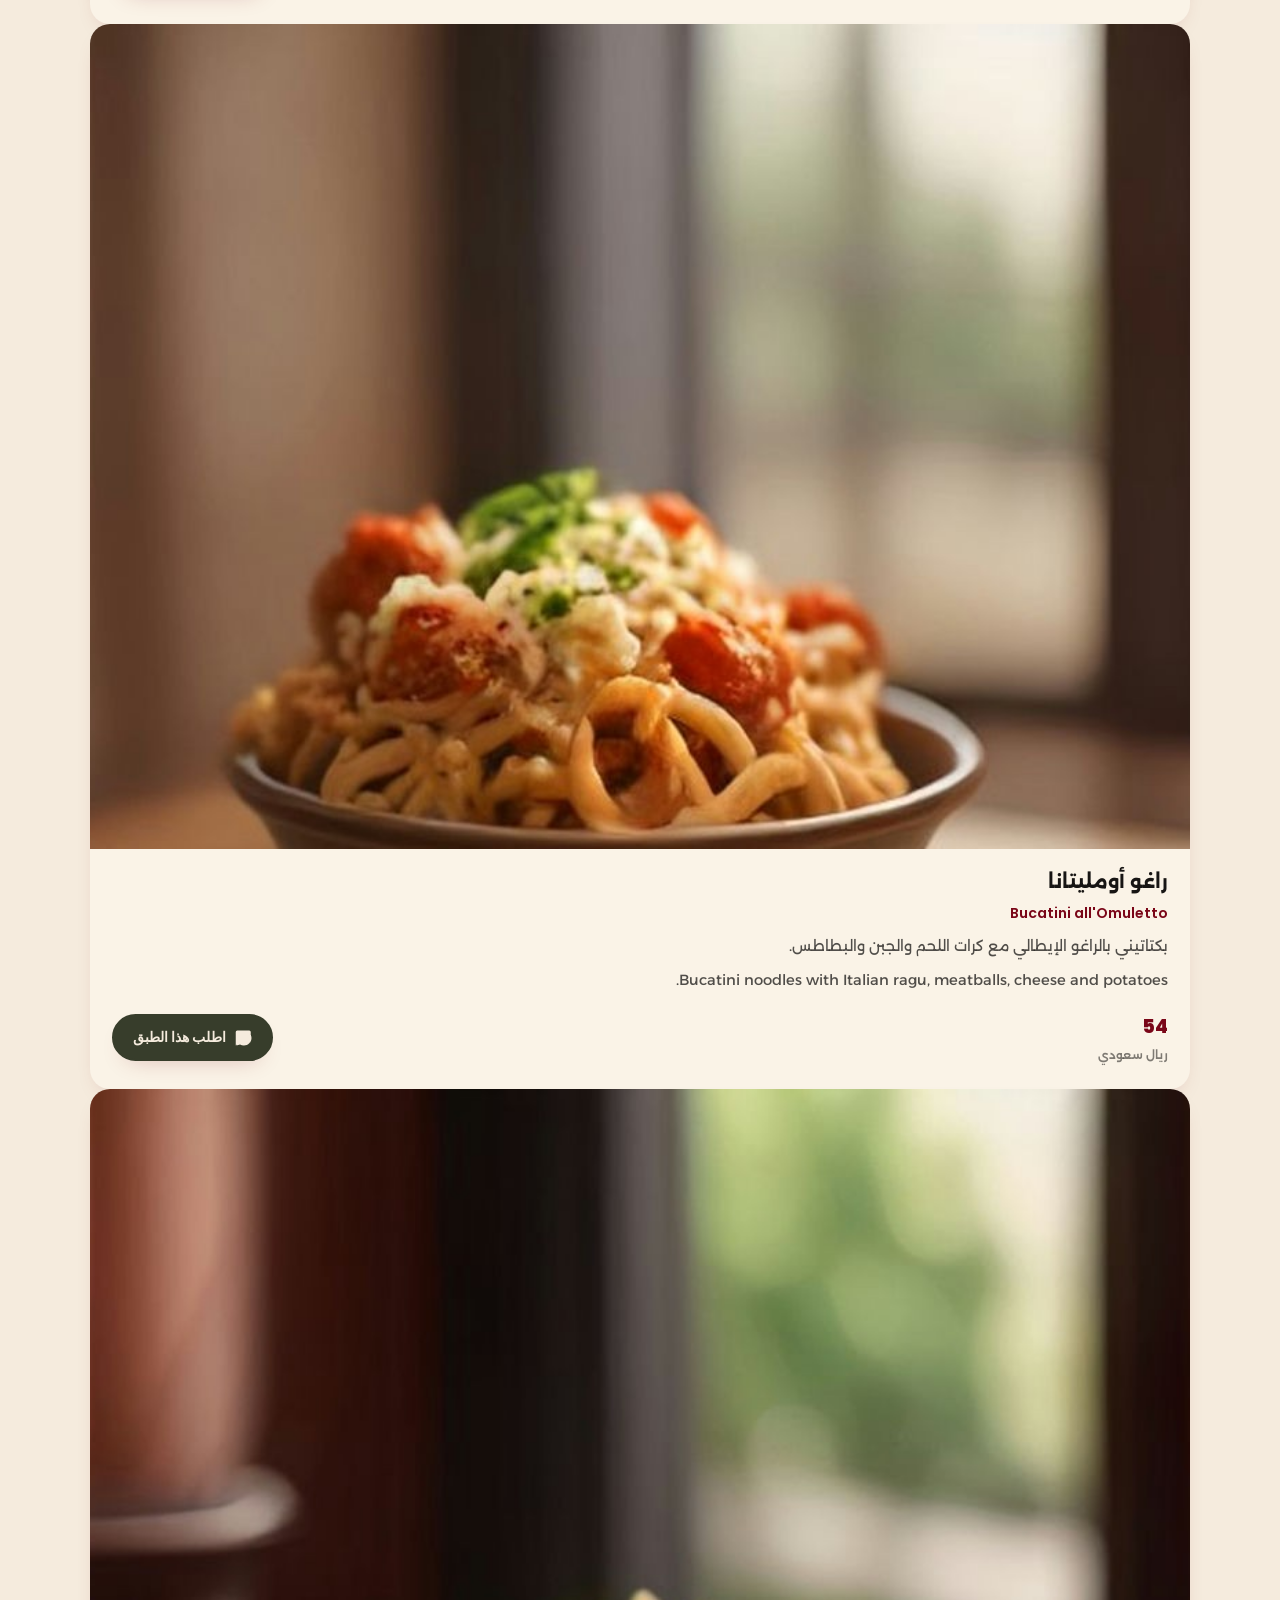
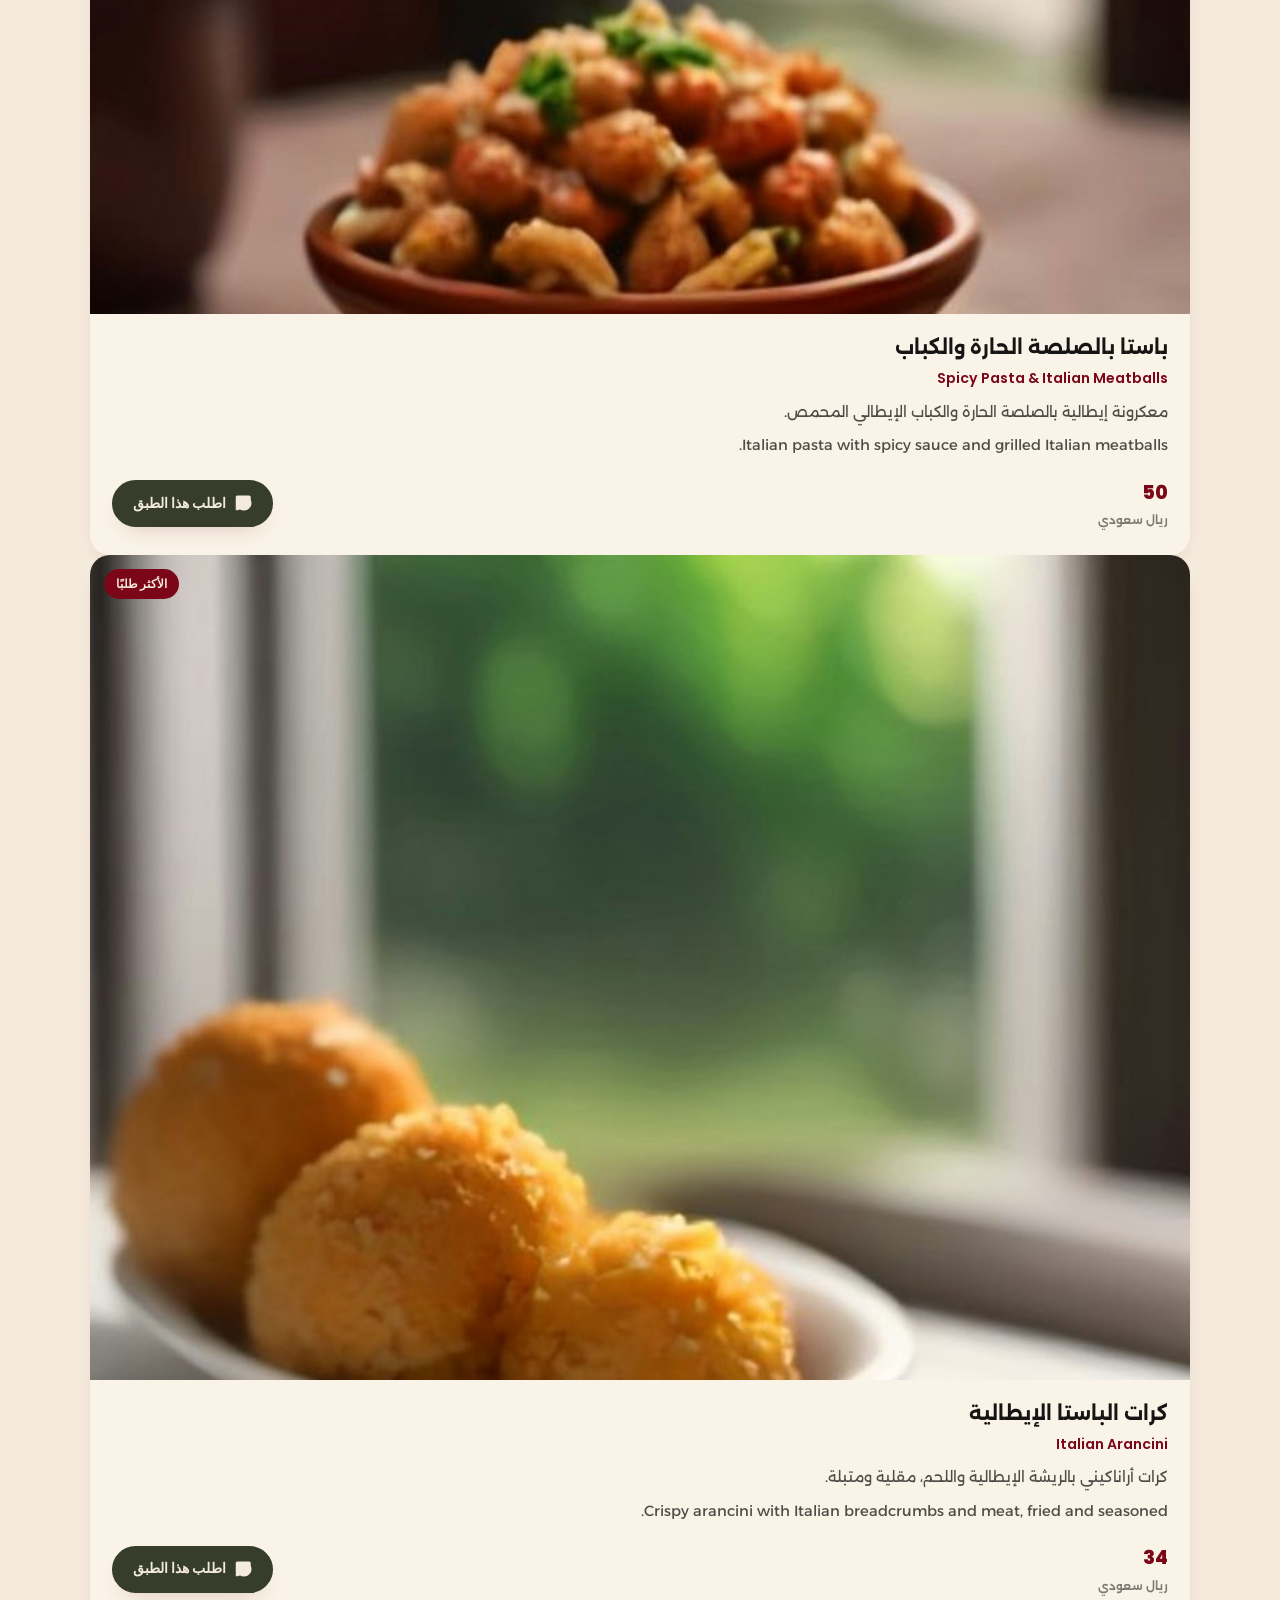
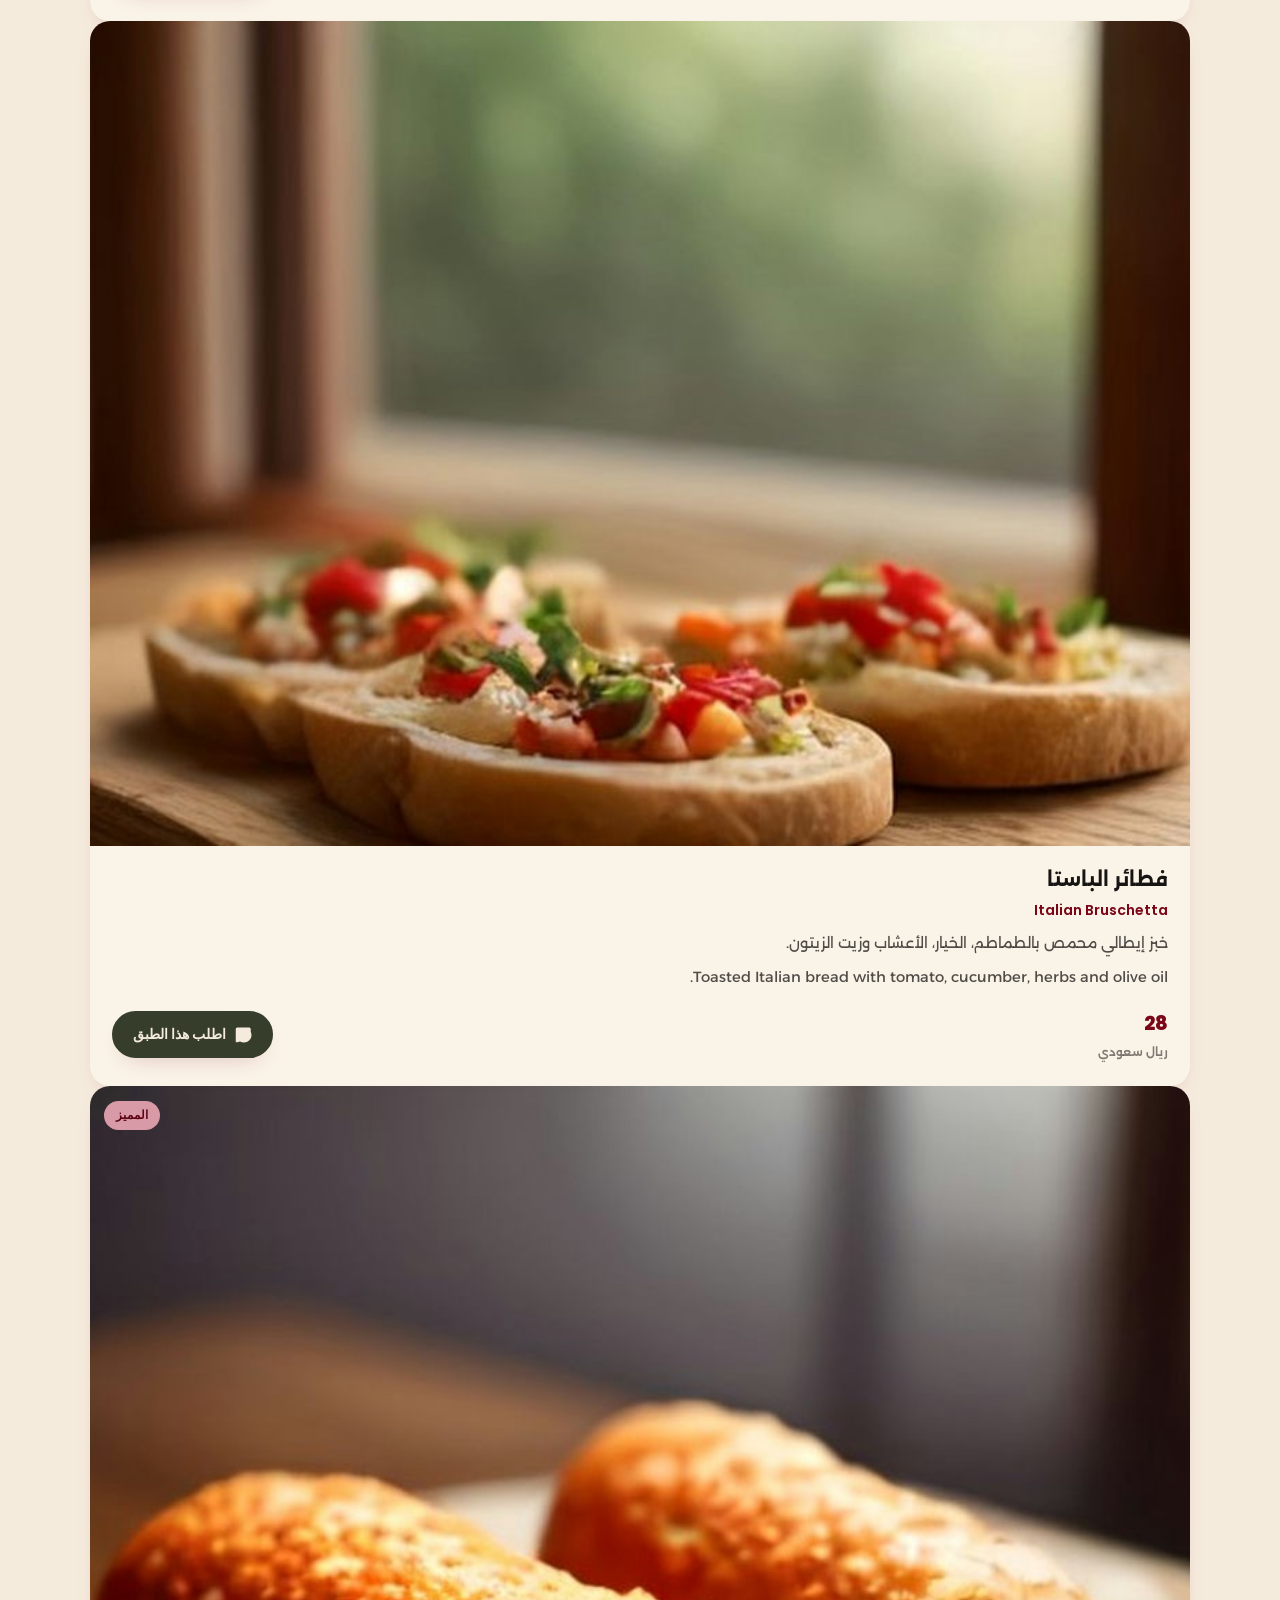
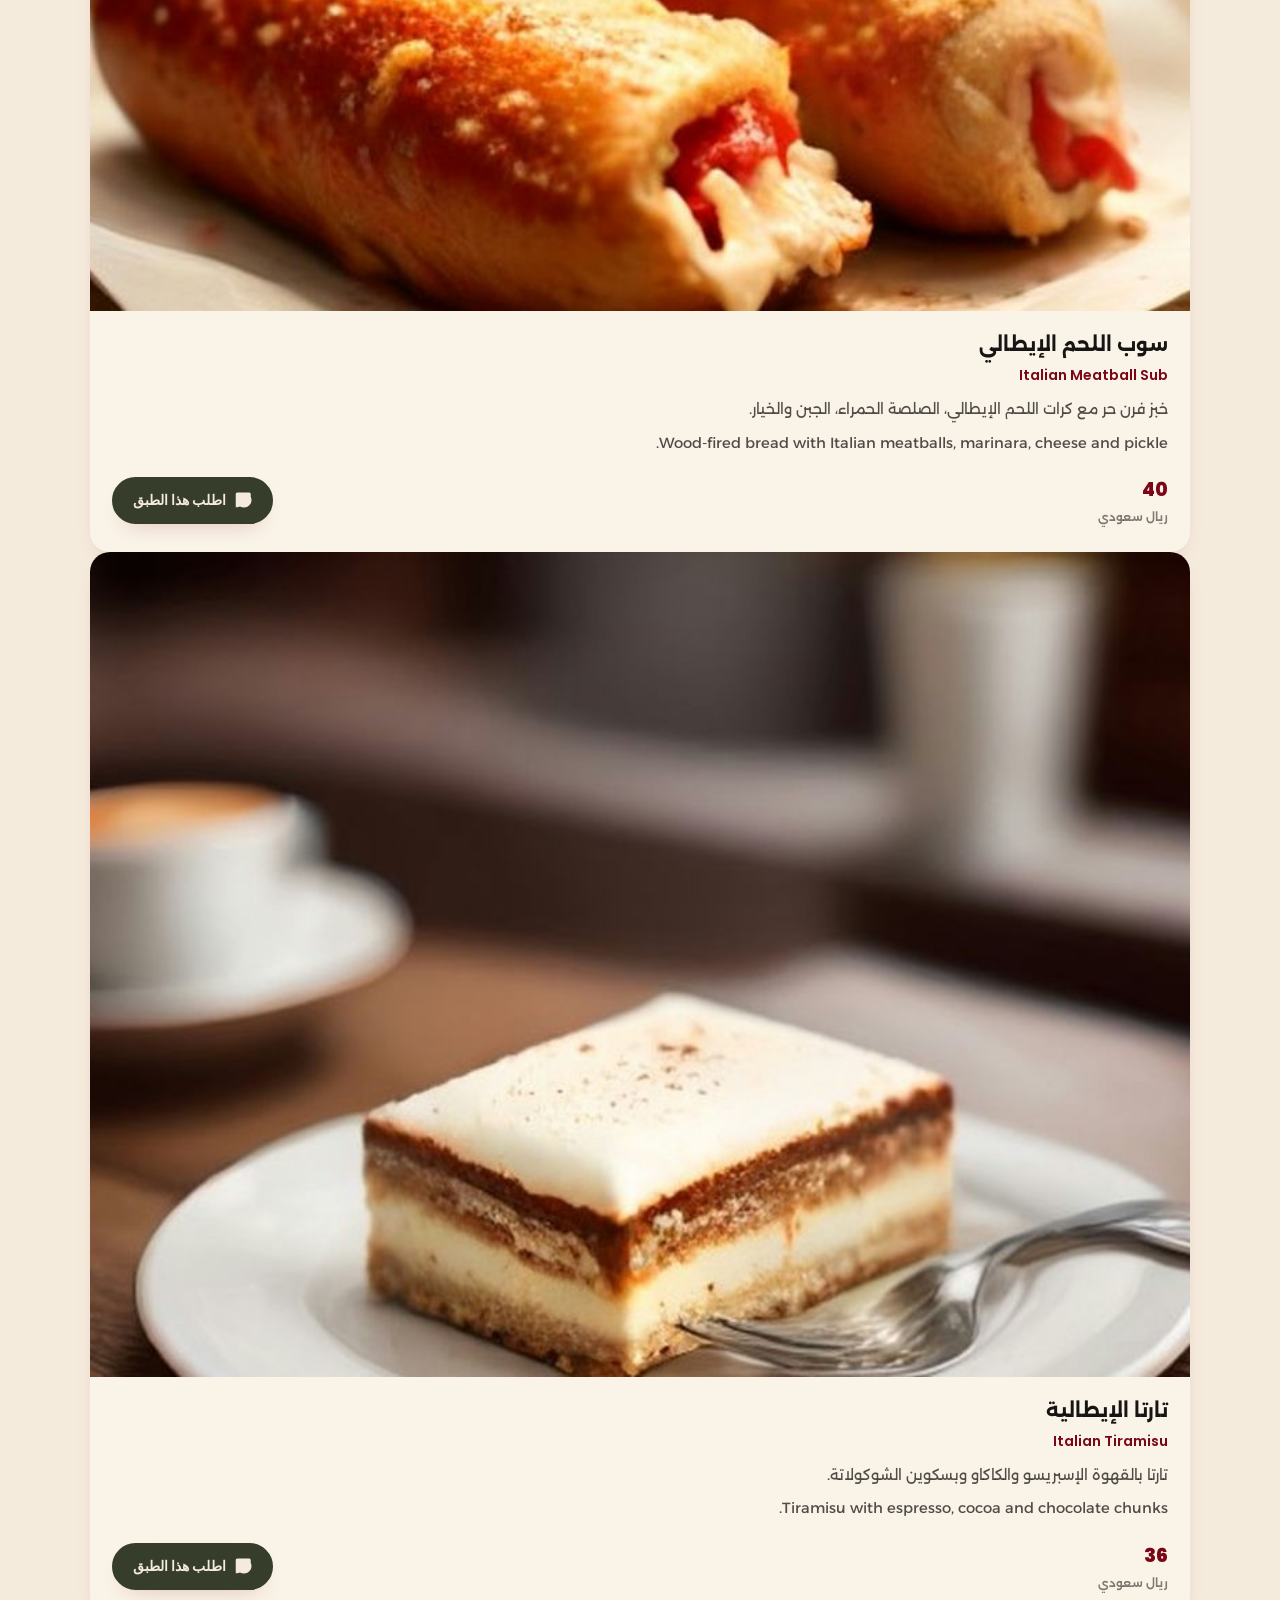
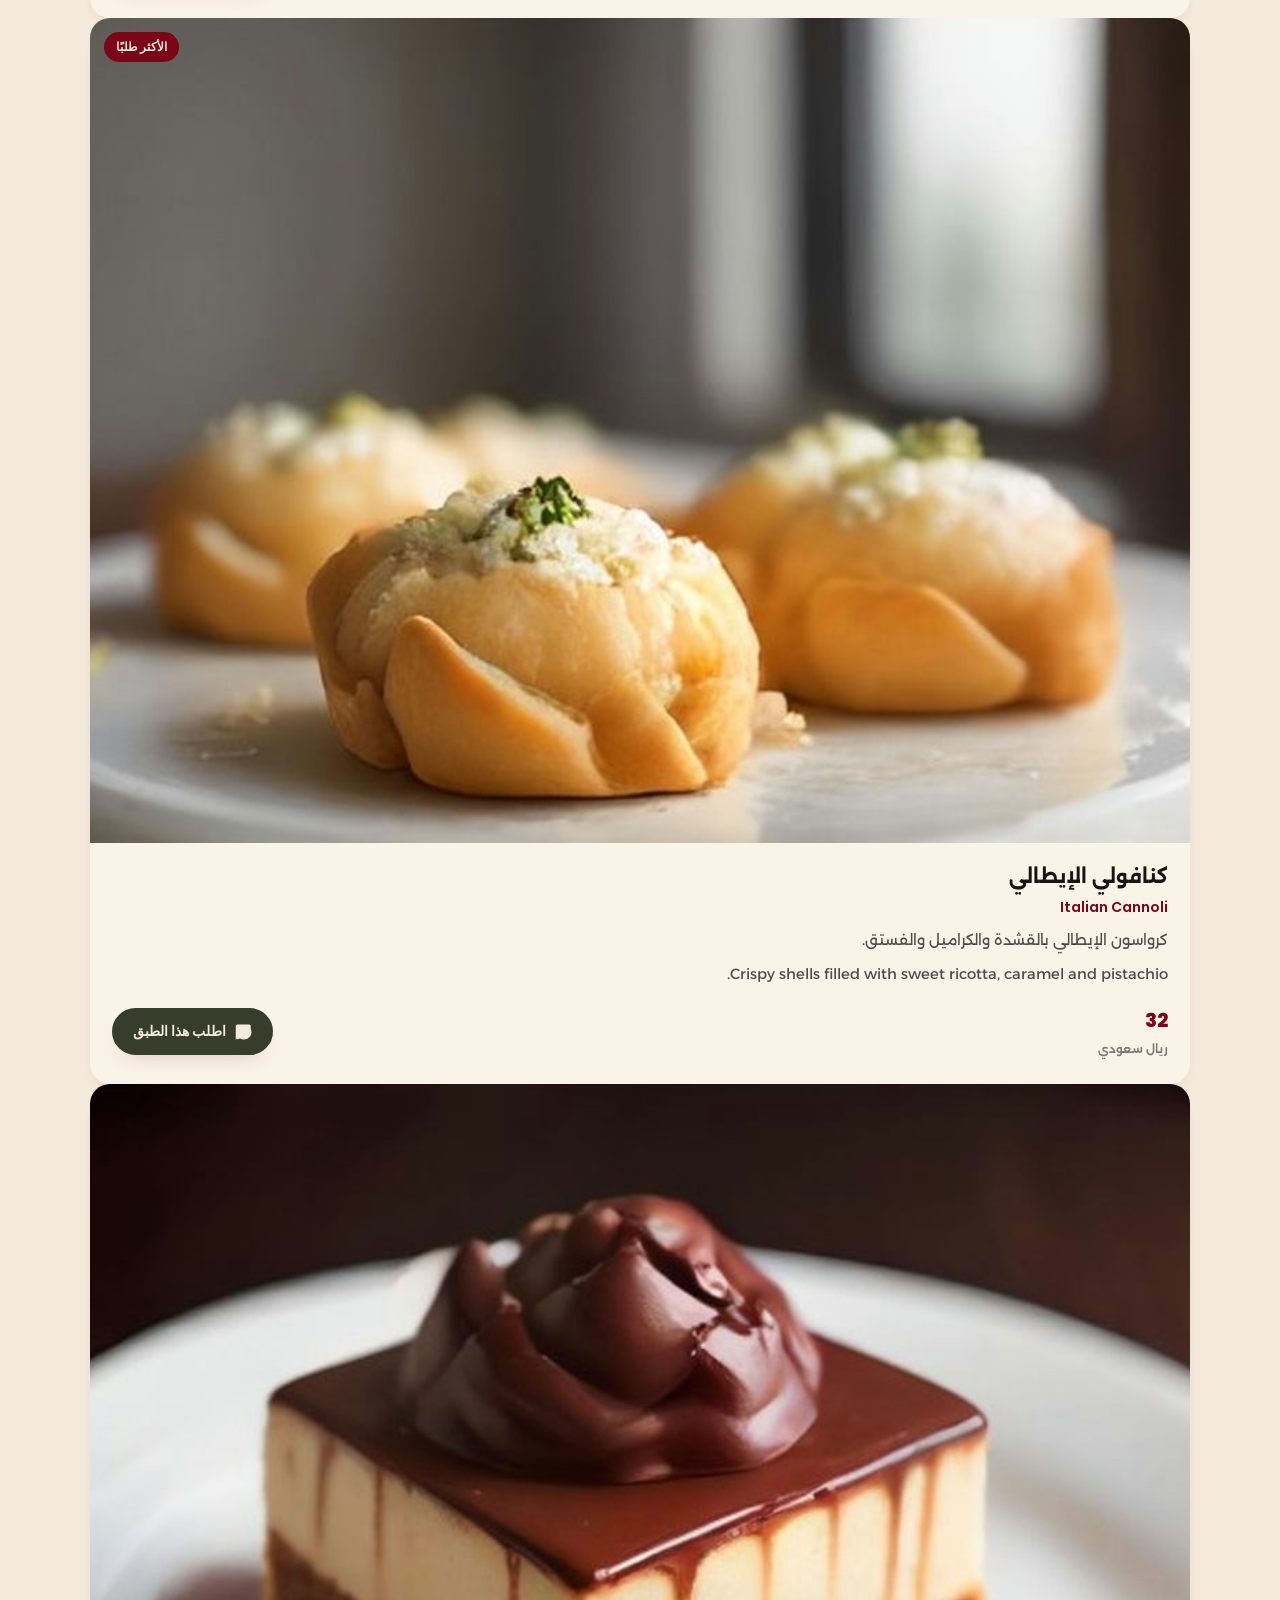
<file: وجد/menu.html>
<!DOCTYPE html>
<html lang="ar" dir="rtl">
<head>
  <meta charset="UTF-8">
  <meta name="viewport" content="width=device-width, initial-scale=1.0">
  <title data-i18n="site.title">المنيو | وجد</title>
  <meta name="description" content="المنيو التجريبي لمطبق إيطالي أمريكي يجمع بين الإيطالية والأمريكية — أطباق مبتكرة ووصفات خاصة.">
  <link rel="icon" href="images/favicon.svg" type="image/svg+xml">
  <link rel="preconnect" href="https://fonts.googleapis.com">
  <link rel="preconnect" href="https://fonts.gstatic.com" crossorigin>
  <link href="https://fonts.googleapis.com/css2?family=Alexandria:wght@400;700;800&family=IBM+Plex+Sans+Arabic:wght@400;500;600&family=Poppins:wght@500;600;700;800&display=swap" rel="stylesheet">
  <link rel="stylesheet" href="css/style.css">
</head>
<body>
  <header id="siteHeader"></header>

  <main id="siteMain">
    <section class="menu-hero">
      <div class="container">
        <span class="section-eyebrow" data-i18n="menu.title">المنيو</span>
        <h1 class="section-title" data-i18n="menu.title">المنيو</h1>
        <p class="section-sub" data-i18n="menu.subtitle">مختبر النكهات يجمع بين المطبخ الإيطالي الأصيل والمطبخ الأمريكي العريب، وعقارب كل وصفة مبتكرة.</p>
        <p class="menu-note" data-i18n="menu.note">ملف تجريبي — الأسعار والأطباق المعروضة قيد التحديث حتى توفر المنيو الرسمي.</p>
      </div>
    </section>

    <section class="section-tight">
      <div class="container">
        <div class="menu-filters" id="menuFilters" role="group" aria-label="Menu filters / تصفية المنيو"></div>
        <div class="menu-grid" id="menuGrid">
        </div>      </div>
    </section>
  </main>

  <footer id="siteFooter"></footer>

  <script src="js/config.js"></script>
  <script src="js/i18n.js"></script>
  <script src="js/app.js"></script>
</body>
</html>
</file>
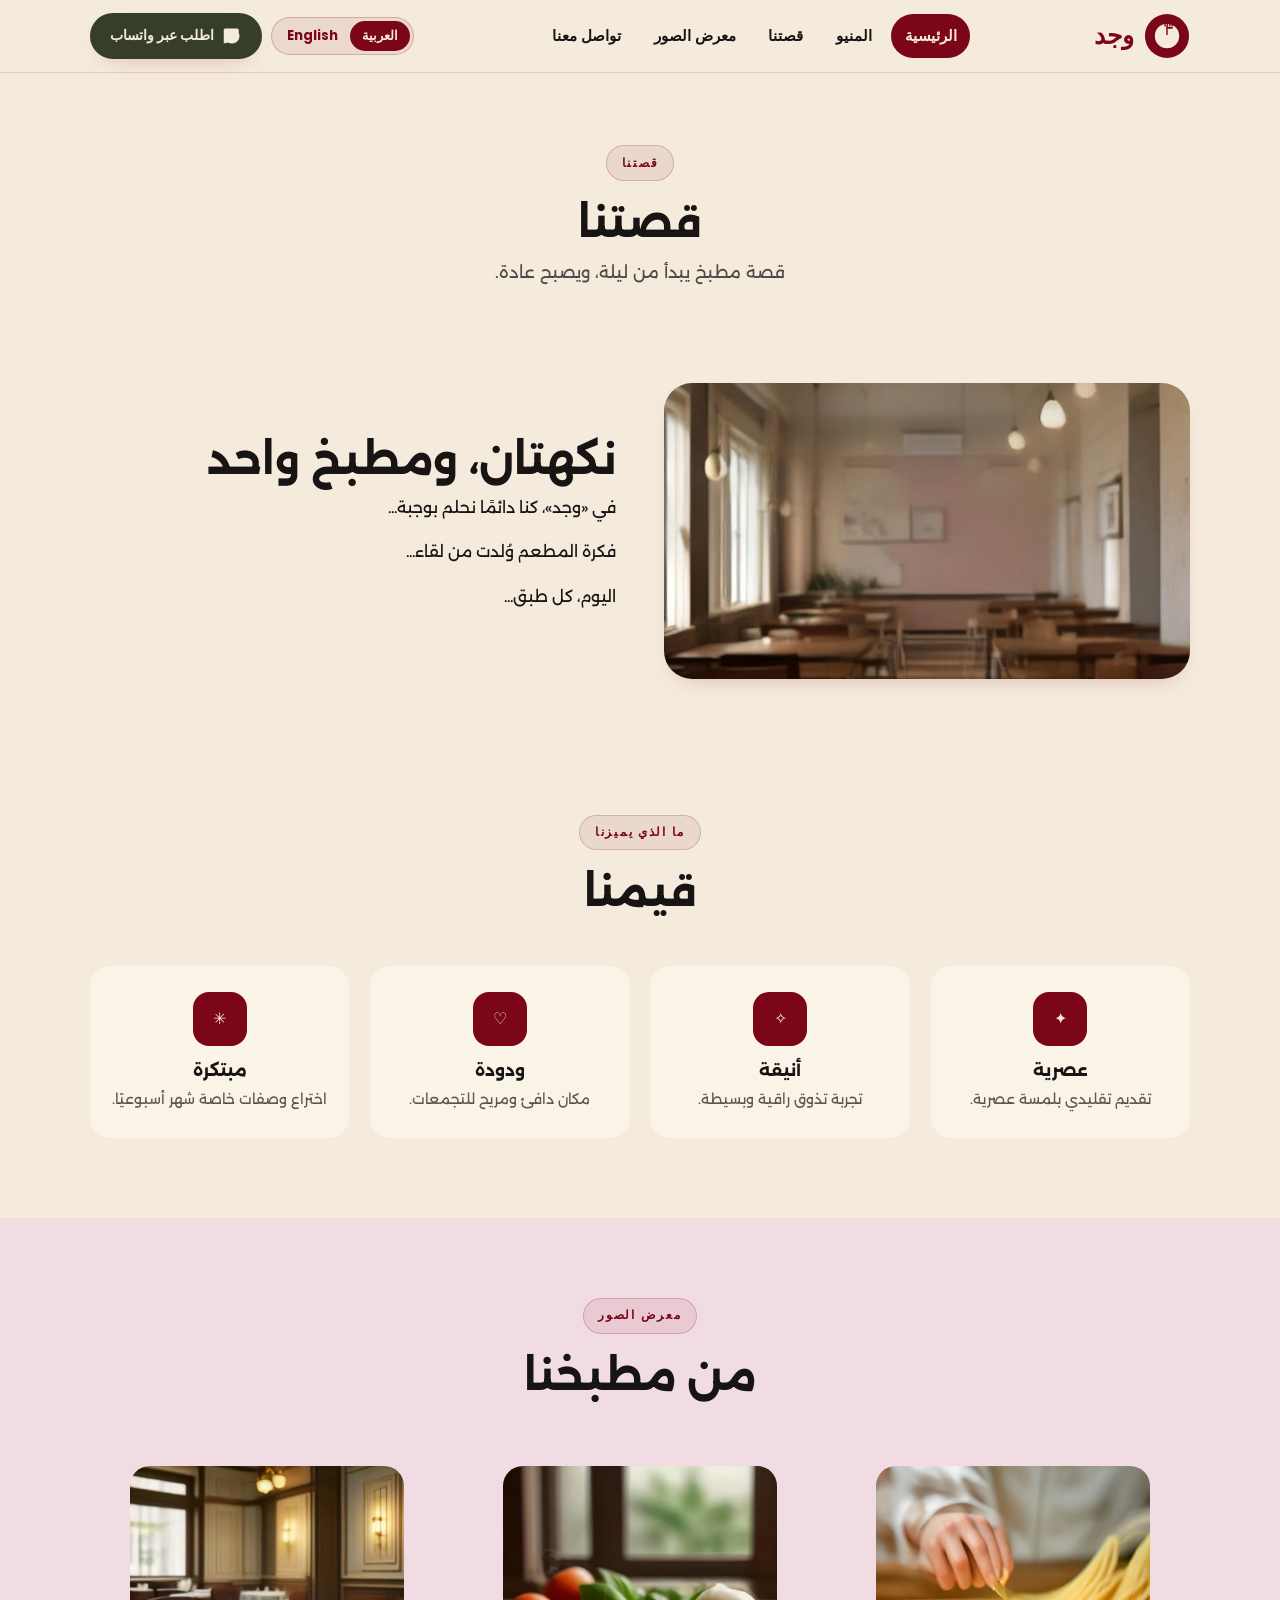
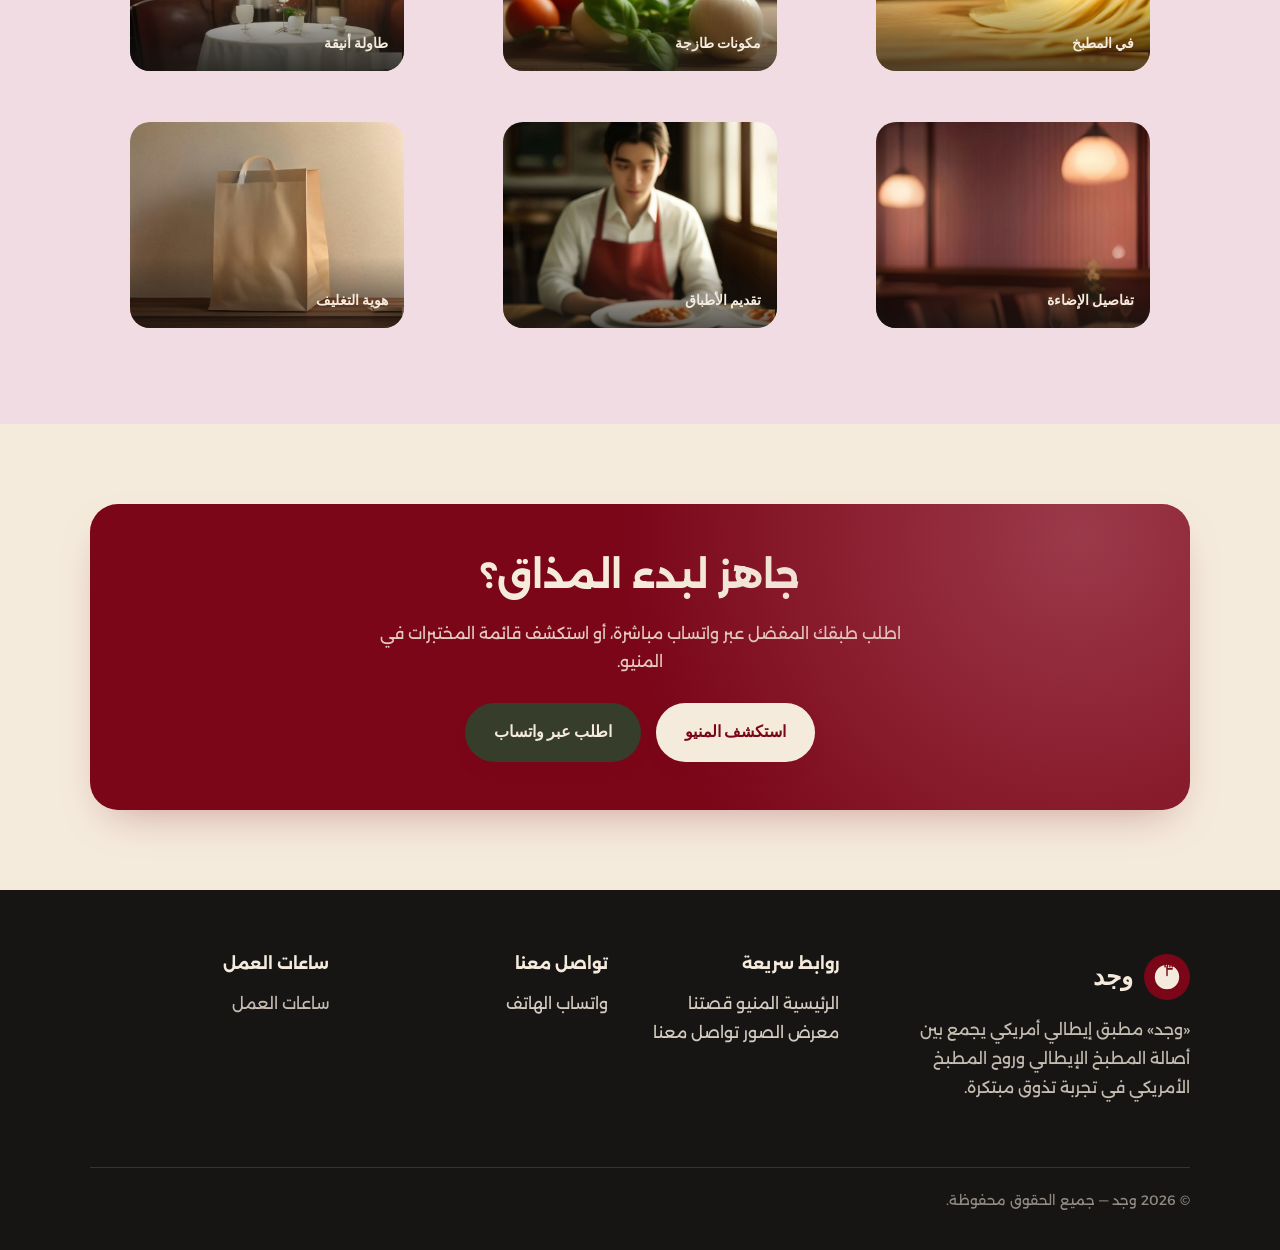
<file: وجد/story.html>
<!DOCTYPE html>
<html lang="ar" dir="rtl">
<head>
  <meta charset="UTF-8">
  <meta name="viewport" content="width=device-width, initial-scale=1.0">
  <title data-i18n="site.title">وجد | مطبخ إيطالي أمريكي</title>
  <meta name="description" content="قصة مطبخ وجد: نكهتان من عالمين وتجربة بطعم مختلف.">
  <link rel="icon" href="images/favicon.svg" type="image/svg+xml">
  <link rel="preconnect" href="https://fonts.googleapis.com">
  <link rel="preconnect" href="https://fonts.gstatic.com" crossorigin>
  <link href="https://fonts.googleapis.com/css2?family=Alexandria:wght@400;700;800&family=IBM+Plex+Sans+Arabic:wght@400;500;600&family=Poppins:wght@500;600;700;800&display=swap" rel="stylesheet">
  <link rel="stylesheet" href="css/style.css">
</head>
<body>
  <header id="siteHeader"></header>

  <main id="siteMain">
    <section class="page-hero">
      <div class="container">
        <span class="section-eyebrow" data-i18n="story.title">قصتنا</span>
        <h1 class="section-title" data-i18n="story.title">قصتنا</h1>
        <p class="section-sub" data-i18n="story.subtitle">قصة مطبخ يبدأ من ليلة، ويصبح عادة.</p>
      </div>
    </section>

    <section class="section-tight">
      <div class="container split-2">
        <figure class="story-media">
          <img src="images/art/interior-modern.jpg" alt="أجواء مطعم وجد العصري بإضاءة دافئة" width="900" height="608" decoding="async">
        </figure>
        <div>
          <h2 class="section-title">نكهتان، ومطبخ واحد</h2>
          <p data-i18n="story.p1">في «وجد»، كنا دائمًا نحلم بوجبة تحمل في طياتها حكايتين: حكاية مطبخ إيطالي عريق، وحكاية شارع أمريكي لا يهدأ.</p>
          <p data-i18n="story.p2">فكرة المطعم وُلدت من لقاء بين وصفتين ومذاقين مختلفين، ومن رغبة في تقديم طعام يشبه الناس الذين يحبونه: بسيط، دافئ، ومليء بالمفاجآت.</p>
          <p data-i18n="story.p3">اليوم، كل طبق في وجد هو اختراع صغير نعيد تكراره كل يوم بشغف الأول مرة.</p>
        </div>
      </div>
    </section>

    <section class="section">
      <div class="container">
        <div class="section-head">
          <span class="section-eyebrow">ما الذي يميزنا</span>
          <h2 class="section-title">قيمنا</h2>
        </div>
        <div class="values-grid">
          <div class="value-card"><div class="v-icon">✦</div><h3 data-i18n="story.v1t">عصرية</h3><p data-i18n="story.v1d">تقديم تقليدي بلمسة عصرية.</p></div>
          <div class="value-card"><div class="v-icon">✧</div><h3 data-i18n="story.v2t">أنيقة</h3><p data-i18n="story.v2d">تجربة تذوق راقية وبسيطة.</p></div>
          <div class="value-card"><div class="v-icon">♡</div><h3 data-i18n="story.v3t">ودودة</h3><p data-i18n="story.v3d">مكان دافئ ومريح للتجمعات.</p></div>
          <div class="value-card"><div class="v-icon">✳</div><h3 data-i18n="story.v4t">مبتكرة</h3><p data-i18n="story.v4d">اختراع وصفات خاصة شهر أسبوعيًا.</p></div>
        </div>
      </div>
    </section>

    <section class="section section-alt">
      <div class="container">
        <div class="section-head">
          <span class="section-eyebrow" data-i18n="gallery.title">معرض الصور</span>
          <h2 class="section-title">من مطبخنا</h2>
        </div>
        <div class="gallery-grid">
          <figure class="gallery-item"><img src="images/art/kitchen-action.jpg" alt="تحضير المعكرونة الطازجة في المطبخ" width="900" height="608" loading="lazy" decoding="async"><figcaption class="gallery-caption">في المطبخ</figcaption></figure>
          <figure class="gallery-item"><img src="images/art/ingredients-closeup.jpg" alt="مكونات طازجة من الطماطم والريحان والموزاريلا" width="900" height="608" loading="lazy" decoding="async"><figcaption class="gallery-caption">مكونات طازجة</figcaption></figure>
          <figure class="gallery-item"><img src="images/art/table-elegant.jpg" alt="طاولة أنيقة مجهزة للتجمعات" width="900" height="608" loading="lazy" decoding="async"><figcaption class="gallery-caption">طاولة أنيقة</figcaption></figure>
          <figure class="gallery-item"><img src="images/art/decor-lights.jpg" alt="تفاصيل الإضاءة الدافئة في المطعم" width="900" height="608" loading="lazy" decoding="async"><figcaption class="gallery-caption">تفاصيل الإضاءة</figcaption></figure>
          <figure class="gallery-item"><img src="images/art/dish-serving.jpg" alt="تقديم الأطباق على طاولة المطعم" width="900" height="608" loading="lazy" decoding="async"><figcaption class="gallery-caption">تقديم الأطباق</figcaption></figure>
          <figure class="gallery-item"><img src="images/art/packaging-bag.jpg" alt="كيس طلبات ورقي يحمل هوية التغليف" width="900" height="608" loading="lazy" decoding="async"><figcaption class="gallery-caption">هوية التغليف</figcaption></figure>
        </div>
      </div>
    </section>

    <section class="section">
      <div class="container">
        <div class="cta-banner">
          <h2 data-i18n="home.ctaTitle">جاهز لبدء المذاق؟</h2>
          <p data-i18n="home.ctaSub">اطلب طبقك المفضل عبر واتساب مباشرة، أو استكشف قائمة المختبرات في المنيو.</p>
          <div class="cta-actions">
            <a href="menu.html" class="btn btn-cream" data-i18n="home.heroCtaMenu">استكشف المنيو</a>
            <a href="#" class="btn btn-whatsapp" data-wa-generic data-i18n="home.heroCtaOrder">اطلب عبر واتساب</a>
          </div>
        </div>
      </div>
    </section>
  </main>

  <footer id="siteFooter"></footer>

  <script src="js/config.js"></script>
  <script src="js/i18n.js"></script>
  <script src="js/app.js"></script>
</body>
</html>
</file>
<file: وجد/css/style.css>
/* ============================================================
   وجد — Italian American Kitchen
   ============================================================ */
:root {
  /* الألوان المستوحاة من الهوية البصرية */
  --cream: #F5EBDD;
  --cream-soft: #FAF3E7;
  --pink: #D99AA8;
  --pink-soft: #F2DCE3;
  --burgundy: #7A0618;
  --burgundy-dark: #5C0412;
  --olive: #373D2B;
  --olive-dark: #2A2F22;
  --ink: #171514;

  /* الخطوط */
  --font-ar: 'Alexandria', 'IBM Plex Sans Arabic', 'Segoe UI', Tahoma, sans-serif;
  --font-en: 'Poppins', 'DM Sans', 'Futura', 'Segoe UI', sans-serif;

  --radius: 20px;
  --radius-sm: 14px;
  --shadow: 0 18px 45px -18px rgba(122, 6, 24, 0.35);
  --shadow-sm: 0 10px 25px -14px rgba(122, 6, 24, 0.3);
  --border: 1px solid rgba(122, 6, 24, 0.16);
}

* { box-sizing: border-box; }

html { scroll-behavior: smooth; }

body {
  margin: 0;
  font-family: var(--font-ar);
  background: var(--cream);
  color: var(--ink);
  line-height: 1.8;
  -webkit-font-smoothing: antialiased;
  overflow-x: hidden;
}

html[lang="en"] body { font-family: var(--font-en); }

img { max-width: 100%; display: block; }

h1, h2, h3, h4 { font-family: var(--font-en); line-height: 1.25; margin: 0 0 0.6em; color: var(--ink); }
html[lang="ar"] h1, html[lang="ar"] h2, html[lang="ar"] h3, html[lang="ar"] h4 { font-family: var(--font-ar); }

h1 { font-size: clamp(2rem, 5.2vw, 3.4rem); font-weight: 700; letter-spacing: -0.01em; }
h2 { font-size: clamp(1.7rem, 3.6vw, 2.5rem); font-weight: 700; }
h3 { font-size: 1.25rem; font-weight: 700; }

p { margin: 0 0 1rem; }

a { color: var(--burgundy); }

.container { max-width: 1140px; margin-inline: auto; padding-inline: 1.25rem; }
.section { padding: 5rem 0; }
.section-tight { padding: 3.5rem 0; }

.text-center { text-align: center; }
.muted { color: rgba(23, 21, 20, 0.72); }
.small { font-size: 0.9rem; }

.accent { color: var(--burgundy); }

/* ---------- أقسام عامة ---------- */
.section-head { max-width: 640px; margin: 0 auto 3rem; text-align: center; }
.section-head.left { margin-inline: 0; text-align: start; }
.section-eyebrow {
  display: inline-block;
  font-family: var(--font-en);
  font-size: 0.78rem;
  font-weight: 700;
  letter-spacing: 0.14em;
  text-transform: uppercase;
  color: var(--burgundy);
  background: rgba(122, 6, 24, 0.08);
  border: 1px solid rgba(122, 6, 24, 0.2);
  padding: 0.35rem 0.9rem;
  border-radius: 999px;
  margin-bottom: 1rem;
}
.section-title { font-size: clamp(1.8rem, 3.8vw, 2.6rem); margin-bottom: 0.5rem; }
.section-sub { color: rgba(23, 21, 20, 0.75); font-size: 1.05rem; margin: 0; }

/* ---------- الأزرار ---------- */
.btn {
  display: inline-flex;
  align-items: center;
  justify-content: center;
  gap: 0.55rem;
  padding: 0.85rem 1.7rem;
  border-radius: 999px;
  border: 2px solid var(--burgundy);
  background: var(--burgundy);
  color: var(--cream);
  font-family: var(--font-en);
  font-size: 0.98rem;
  font-weight: 700;
  text-decoration: none;
  cursor: pointer;
  transition: transform 0.18s ease, box-shadow 0.18s ease, background 0.18s ease, color 0.18s ease;
  box-shadow: var(--shadow-sm);
  white-space: nowrap;
}
.btn:hover { background: var(--burgundy-dark); border-color: var(--burgundy-dark); transform: translateY(-2px); }
.btn:focus-visible { outline: 3px solid rgba(217, 154, 168, 0.8); outline-offset: 2px; }

.btn-outline { background: transparent; color: var(--burgundy); }
.btn-outline:hover { background: var(--burgundy); color: var(--cream); }

.btn-cream { background: var(--cream); border-color: var(--cream); color: var(--burgundy); }
.btn-cream:hover { background: var(--cream-soft); border-color: var(--cream-soft); color: var(--burgundy-dark); }

.btn-whatsapp { background: var(--olive); border-color: var(--olive); }
.btn-whatsapp:hover { background: var(--olive-dark); border-color: var(--olive-dark); }

.btn-sm { padding: 0.55rem 1.15rem; font-size: 0.88rem; }
.btn-lg { padding: 1.05rem 2.2rem; font-size: 1.05rem; }
.btn-block { width: 100%; }

/* ---------- الهيدر ---------- */
.site-header {
  position: sticky;
  top: 0;
  z-index: 200;
  background: rgba(245, 235, 221, 0.92);
  backdrop-filter: blur(12px);
  -webkit-backdrop-filter: blur(12px);
  border-bottom: 1px solid rgba(122, 6, 24, 0.14);
}
.header-inner { display: flex; align-items: center; gap: 1rem; padding-block: 0.7rem; min-height: 72px; }

.brand { display: inline-flex; align-items: center; gap: 0.6rem; text-decoration: none; color: var(--ink); margin-inline-end: auto; }
.brand-mark { width: 46px; height: 46px; flex: none; }
.brand-text { font-family: var(--font-en); font-weight: 800; font-size: 1.55rem; color: var(--burgundy); line-height: 1; }

.main-nav { display: flex; align-items: center; gap: 0.35rem; }
.nav-link {
  text-decoration: none;
  color: var(--ink);
  font-family: var(--font-en);
  font-weight: 600;
  font-size: 0.95rem;
  padding: 0.5rem 0.85rem;
  border-radius: 999px;
  transition: background 0.18s ease, color 0.18s ease;
}
.nav-link:hover { background: rgba(122, 6, 24, 0.08); color: var(--burgundy); }
.nav-link.active { background: var(--burgundy); color: var(--cream); }

.header-actions { display: flex; align-items: center; gap: 0.6rem; margin-inline-start: auto; }
.lang-switch {
  display: inline-flex;
  background: rgba(122, 6, 24, 0.08);
  border: 1px solid rgba(122, 6, 24, 0.22);
  border-radius: 999px;
  padding: 3px;
}
.lang-btn {
  border: 0;
  background: transparent;
  color: var(--burgundy);
  font-family: var(--font-en);
  font-weight: 700;
  font-size: 0.82rem;
  padding: 0.32rem 0.75rem;
  border-radius: 999px;
  cursor: pointer;
  transition: background 0.18s ease, color 0.18s ease;
}
.lang-btn.active { background: var(--burgundy); color: var(--cream); }

.nav-toggle {
  display: none;
  border: 2px solid var(--burgundy);
  background: transparent;
  border-radius: 12px;
  width: 46px;
  height: 46px;
  cursor: pointer;
  align-items: center;
  justify-content: center;
  flex-direction: column;
  gap: 5px;
  padding: 11px;
}
.nav-toggle span { display: block; height: 3px; border-radius: 3px; background: var(--burgundy); transition: transform 0.2s ease, opacity 0.2s ease; }
.nav-toggle.open span:nth-child(1) { transform: translateY(8px) rotate(45deg); }
.nav-toggle.open span:nth-child(2) { opacity: 0; }
.nav-toggle.open span:nth-child(3) { transform: translateY(-8px) rotate(-45deg); }

.mobile-nav { display: none; }

/* ---------- البطل ---------- */
.hero { position: relative; padding: 4.5rem 0 5rem; overflow: hidden; }
.hero::before {
  content: '';
  position: absolute;
  inset: 0;
  background:
    radial-gradient(circle at 88% 12%, rgba(122, 6, 24, 0.1), transparent 42%),
    radial-gradient(circle at 6% 88%, rgba(217, 154, 168, 0.3), transparent 46%);
  pointer-events: none;
}
.hero-inner { position: relative; display: grid; grid-template-columns: 1.05fr 0.95fr; gap: 3rem; align-items: center; }
.hero-badge {
  display: inline-flex;
  align-items: center;
  gap: 0.5rem;
  background: var(--burgundy);
  color: var(--cream);
  font-family: var(--font-en);
  font-weight: 700;
  font-size: 0.82rem;
  letter-spacing: 0.1em;
  text-transform: uppercase;
  padding: 0.45rem 1.1rem;
  border-radius: 999px;
  margin-bottom: 1.4rem;
}
.hero-title { font-size: clamp(2.1rem, 5.4vw, 3.6rem); margin-bottom: 1.1rem; }
.hero-sub { font-size: 1.12rem; color: rgba(23, 21, 20, 0.8); max-width: 34rem; margin-bottom: 2rem; }
.hero-cta-row { display: flex; flex-wrap: wrap; gap: 0.9rem; margin-bottom: 1rem; }
.hero-note { font-family: var(--font-en); font-size: 0.85rem; color: rgba(23, 21, 20, 0.6); }

.hero-visual { position: relative; display: flex; justify-content: center; }
.hero-blob {
  width: min(100%, 460px);
  aspect-ratio: 1;
  border-radius: 46% 54% 55% 45% / 48% 45% 55% 52%;
  background: var(--burgundy);
  display: flex;
  align-items: center;
  justify-content: center;
  box-shadow: var(--shadow);
}
.hero-blob::before {
  content: '';
  position: absolute;
  inset: 12%;
  border-radius: 50% 50% 50% 50%;
  border: 2px dashed rgba(245, 235, 221, 0.5);
}
.hero-plate { width: 72%; filter: drop-shadow(0 24px 30px rgba(0, 0, 0, 0.28)); }
.float-card {
  position: absolute;
  background: var(--cream-soft);
  border: 1px solid rgba(122, 6, 24, 0.16);
  border-radius: var(--radius-sm);
  box-shadow: var(--shadow);
  padding: 0.8rem 1.2rem;
  display: flex;
  align-items: center;
  gap: 0.7rem;
  font-family: var(--font-en);
}
.float-card .fc-icon { width: 38px; height: 38px; flex: none; }
.float-card strong { display: block; font-size: 0.95rem; line-height: 1.3; }
.float-card small { color: rgba(23, 21, 20, 0.65); font-size: 0.75rem; }
.float-1 { top: 8%; inset-inline-start: -4%; }
.float-2 { bottom: 10%; inset-inline-end: -3%; }

/* ---------- قوائم الأطباق ---------- */
.dish-grid { display: grid; grid-template-columns: repeat(auto-fit, minmax(265px, 1fr)); gap: 1.6rem; }
.dish-card {
  background: var(--cream-soft);
  border: 1px solid var(--border);
  border-radius: var(--radius);
  overflow: hidden;
  box-shadow: var(--shadow-sm);
  display: flex;
  flex-direction: column;
  transition: transform 0.2s ease, box-shadow 0.2s ease;
}
.dish-card:hover { transform: translateY(-5px); box-shadow: var(--shadow); }
.dish-card-media { position: relative; aspect-ratio: 4 / 3; background: var(--cream); overflow: hidden; }
.dish-card-media img { width: 100%; height: 100%; object-fit: cover; }
.badge {
  position: absolute;
  top: 0.9rem;
  inset-inline-end: 0.9rem;
  background: var(--burgundy);
  color: var(--cream);
  font-family: var(--font-en);
  font-size: 0.72rem;
  font-weight: 700;
  padding: 0.28rem 0.75rem;
  border-radius: 999px;
  z-index: 2;
}
.badge.alt { background: var(--pink); color: var(--burgundy-dark); }
.dish-card-body { padding: 1.3rem 1.4rem 1.5rem; display: flex; flex-direction: column; gap: 0.45rem; flex: 1; }
.dish-card-title-ar { font-size: 1.2rem; margin: 0; }
.dish-card-title-en { font-family: var(--font-en); font-size: 0.88rem; font-weight: 600; color: var(--burgundy); margin: 0; }
.dish-card-desc { font-size: 0.92rem; color: rgba(23, 21, 20, 0.75); margin: 0; flex: 1; }
.dish-card-meta { display: flex; align-items: center; justify-content: space-between; gap: 0.8rem; margin-top: 0.6rem; }
.price { font-family: var(--font-en); font-weight: 800; color: var(--burgundy); font-size: 1.2rem; }
.price small { font-weight: 600; font-size: 0.72rem; color: rgba(23, 21, 20, 0.55); display: block; font-family: var(--font-ar); }

/* ---------- الأقسام البديلة ---------- */
.section-alt { background: var(--pink-soft); }
.section-dark { background: var(--ink); color: var(--cream); }
.section-dark h2, .section-dark h3 { color: var(--cream); }
.section-dark p { color: rgba(245, 235, 221, 0.8); }

/* ---------- الجسر / المزيج ---------- */
.fusion-grid { display: grid; grid-template-columns: repeat(3, 1fr); gap: 1.4rem; }
.fusion-card { background: rgba(245, 235, 221, 0.06); border: 1px solid rgba(245, 235, 221, 0.16); border-radius: var(--radius); padding: 1.8rem; }
.fusion-card h3 { color: var(--cream); }
.fusion-card p { color: rgba(245, 235, 221, 0.75); font-size: 0.95rem; margin: 0; }
.fusion-icon {
  width: 56px; height: 56px; border-radius: 16px;
  background: rgba(217, 154, 168, 0.2);
  display: flex; align-items: center; justify-content: center;
  margin-bottom: 1.2rem;
}
.fusion-icon svg { width: 28px; height: 28px; }

/* ---------- الهوية والتغليف ---------- */
.pkg-grid { display: grid; grid-template-columns: repeat(auto-fit, minmax(210px, 1fr)); gap: 1.4rem; }
.pkg-card { background: var(--cream-soft); border: 1px solid var(--border); border-radius: var(--radius); padding: 1.6rem 1.4rem; text-align: center; box-shadow: var(--shadow-sm); }
.pkg-card img { width: 100%; max-width: 190px; margin: 0 auto 1rem; }
.pkg-card h3 { font-size: 1.05rem; margin-bottom: 0.4rem; }
.pkg-card p { font-size: 0.9rem; color: rgba(23, 21, 20, 0.7); margin: 0; }

/* ---------- المعرض ---------- */
.gallery-grid { display: grid; grid-template-columns: repeat(3, 1fr); gap: 1.2rem; }
.gallery-item { position: relative; border-radius: var(--radius); overflow: hidden; border: 1px solid var(--border); background: var(--cream); aspect-ratio: 4 / 3; }
.gallery-item img { width: 100%; height: 100%; object-fit: cover; transition: transform 0.35s ease; }
.gallery-item:hover img { transform: scale(1.05); }
.gallery-caption { position: absolute; inset-inline: 0; bottom: 0; padding: 2rem 1rem 0.9rem; background: linear-gradient(transparent, rgba(23, 21, 20, 0.72)); color: var(--cream); font-family: var(--font-en); font-size: 0.85rem; font-weight: 600; }

/* ---------- كلمة التواصل / الشريط ---------- */
.cta-banner {
  background: var(--burgundy);
  border-radius: 28px;
  padding: 3rem 2.2rem;
  text-align: center;
  color: var(--cream);
  box-shadow: var(--shadow);
  position: relative;
  overflow: hidden;
}
.cta-banner::before { content: ''; position: absolute; inset: 0; background: radial-gradient(circle at 90% 10%, rgba(217, 154, 168, 0.35), transparent 45%); }
.cta-banner h2 { color: var(--cream); font-size: clamp(1.6rem, 3.4vw, 2.3rem); }
.cta-banner p { color: rgba(245, 235, 221, 0.85); max-width: 34rem; margin: 0 auto 1.6rem; }
.cta-actions { display: flex; flex-wrap: wrap; gap: 0.9rem; justify-content: center; position: relative; }

/* ---------- التذييل ---------- */
.site-footer { background: var(--ink); color: rgba(245, 235, 221, 0.78); margin-top: 0; }
.footer-grid { display: grid; grid-template-columns: 1.3fr 0.8fr 1fr 1fr; gap: 2.5rem; padding: 4rem 0 3rem; }
.site-footer h4 { color: var(--cream); font-size: 1rem; margin-bottom: 1rem; }
.site-footer a { color: rgba(245, 235, 221, 0.85); text-decoration: none; }
.site-footer a:hover { color: var(--pink); }
.footer-brand { display: flex; align-items: center; gap: 0.7rem; margin-bottom: 1rem; }
.footer-brand .brand-mark { background: var(--burgundy); border-radius: 50%; }
.footer-brand .brand-text { color: var(--cream); }
.footer-bottom { border-top: 1px solid rgba(245, 235, 221, 0.14); padding: 1.3rem 0; display: flex; flex-wrap: wrap; gap: 0.8rem; justify-content: space-between; font-size: 0.85rem; color: rgba(245, 235, 221, 0.55); }

/* ---------- صفحة المنيو ---------- */
.menu-hero { padding: 4rem 0 2.5rem; text-align: center; }
.menu-filters { display: flex; flex-wrap: wrap; gap: 0.6rem; justify-content: center; margin: 2.2rem 0 2.6rem; }
.filter-btn {
  border: 2px solid rgba(122, 6, 24, 0.35);
  background: transparent;
  color: var(--burgundy);
  font-family: var(--font-en);
  font-weight: 700;
  font-size: 0.9rem;
  padding: 0.55rem 1.25rem;
  border-radius: 999px;
  cursor: pointer;
  transition: all 0.18s ease;
}
.filter-btn:hover { border-color: var(--burgundy); background: rgba(122, 6, 24, 0.06); }
.filter-btn.active { background: var(--burgundy); border-color: var(--burgundy); color: var(--cream); }
.menu-note { text-align: center; font-size: 0.85rem; color: rgba(23, 21, 20, 0.6); margin-top: 1.8rem; }

/* ---------- صفحات متوسطة ---------- */
.page-hero { padding: 4.5rem 0 2.5rem; text-align: center; }
.split-2 { display: grid; grid-template-columns: 1fr 1fr; gap: 3rem; align-items: center; }
.values-grid { display: grid; grid-template-columns: repeat(4, 1fr); gap: 1.3rem; }
.value-card { background: var(--cream-soft); border: 1px solid var(--border); border-radius: var(--radius); padding: 1.6rem 1.3rem; text-align: center; }
.value-card .v-icon { width: 54px; height: 54px; margin: 0 auto 0.9rem; border-radius: 16px; background: var(--burgundy); color: var(--cream); display: flex; align-items: center; justify-content: center; }
.value-card h3 { font-size: 1.05rem; margin-bottom: 0.35rem; }
.value-card p { font-size: 0.88rem; color: rgba(23, 21, 20, 0.7); margin: 0; }

.contact-grid { display: grid; grid-template-columns: 1.2fr 0.8fr; gap: 2rem; align-items: start; }
.info-list { display: grid; gap: 1rem; }
.info-item { display: flex; gap: 1rem; align-items: flex-start; background: var(--cream-soft); border: 1px solid var(--border); border-radius: var(--radius-sm); padding: 1.2rem 1.3rem; }
.info-item img, .info-item svg { width: 44px; height: 44px; flex: none; }
.info-item h3 { font-size: 1rem; margin-bottom: 0.15rem; }
.info-item p { margin: 0; font-size: 0.92rem; color: rgba(23, 21, 20, 0.78); }
.info-item .info-action { margin-inline-start: auto; align-self: center; }

.pending-note { background: rgba(55, 61, 43, 0.08); border: 1px dashed rgba(55, 61, 43, 0.5); border-radius: var(--radius-sm); padding: 1rem 1.2rem; font-size: 0.9rem; color: var(--olive); }

/* ---------- تذييل الصفحة ---------- */
.page-footer { margin-top: 5rem; }

/* ---------- تخطيط الصفحات ---------- */
.page { min-height: 70vh; }

/* ---------- التجاوب ---------- */
@media (max-width: 1024px) {
  .hero-inner { grid-template-columns: 1fr; gap: 2.5rem; }
  .hero-visual { order: -1; }
  .hero-blob { width: min(100%, 380px); }
  .fusion-grid { grid-template-columns: 1fr; }
  .values-grid { grid-template-columns: repeat(2, 1fr); }
  .gallery-grid { grid-template-columns: repeat(2, 1fr); }
  .footer-grid { grid-template-columns: 1fr 1fr; }
  .split-2 { grid-template-columns: 1fr; }
}

@media (max-width: 900px) {
  .main-nav {
    position: absolute;
    top: 100%;
    inset-inline: 0;
    background: var(--cream);
    border-bottom: 1px solid rgba(122, 6, 24, 0.16);
    flex-direction: column;
    align-items: stretch;
    padding: 0.8rem 1.25rem 1.3rem;
    gap: 0.3rem;
    box-shadow: var(--shadow);
    display: none;
  }
  .main-nav.open { display: flex; }
  .nav-link { padding: 0.8rem 1rem; border-radius: var(--radius-sm); }
  .nav-toggle { display: inline-flex; }
  .header-actions .btn span.btn-label { display: none; }
  .header-actions .btn { padding: 0.65rem 0.95rem; }
}

@media (max-width: 640px) {
  .section { padding: 3.6rem 0; }
  .hero { padding: 3rem 0 3.6rem; }
  .gallery-grid { grid-template-columns: 1fr; }
  .values-grid { grid-template-columns: 1fr; }
  .footer-grid { grid-template-columns: 1fr; gap: 2rem; }
  .float-1 { inset-inline-start: 0; }
  .float-2 { inset-inline-end: 0; }
  .header-actions .btn-whatsapp .btn-label { display: none; }
}

/* ---------- البطل المصور ---------- */
.hero-image { position: relative; display: flex; align-items: center; min-height: 540px; padding: 5rem 0; overflow: hidden; background: var(--burgundy); }
.hero-media { position: absolute; inset: 0; z-index: 0; }
.hero-media img { width: 100%; height: 100%; object-fit: cover; object-position: left center; }
.hero-overlay {
  position: absolute;
  inset: 0;
  background: linear-gradient(270deg, rgba(92, 4, 18, .96) 0%, rgba(92, 4, 18, .82) 34%, rgba(122, 6, 24, .35) 62%, rgba(245, 235, 221, .05) 100%);
}
.hero-image .container { position: relative; z-index: 1; }
.hero-image .hero-inner { display: block; max-width: 720px; margin-inline-end: auto; margin-inline-start: 0; }
.hero-image .hero-badge { background: var(--cream); color: var(--burgundy); }
.hero-image .hero-title, .hero-image .hero-sub, .hero-image .hero-note { color: var(--cream); }
.hero-image .hero-title .accent { color: var(--pink); }
.hero-image .hero-sub { color: rgba(245, 235, 221, .92); }
.hero-image .hero-note { color: rgba(245, 235, 221, .75); }
.hero-image .btn-outline { color: var(--cream); border-color: var(--cream); }
.hero-image .btn-outline:hover { background: var(--cream); color: var(--burgundy); }

/* ---------- صور الأقسام ---------- */
.story-media { margin: 0; border-radius: 28px; overflow: hidden; border: 1px solid var(--border); box-shadow: var(--shadow-sm); background: var(--cream-soft); }
.story-media img { width: 100%; height: 100%; object-fit: cover; aspect-ratio: 16 / 9; }
.pkg-card img { width: 100%; height: auto; }

/* ---------- مساحة شعار التغليف ---------- */
.pkg-media { position: relative; width: 100%; max-width: 190px; margin: 0 auto 1rem; }
.pkg-media img { margin: 0; }
.pkg-brand {
  position: absolute;
  top: 57%;
  left: 50%;
  transform: translate(-50%, -50%);
  font-family: var(--font-ar);
  font-size: .68rem;
  font-weight: 700;
  color: var(--burgundy);
  white-space: nowrap;
  pointer-events: none;
}

/* ---------- قسم بيانات الطالبة ---------- */
.student-section { padding: 0 0 5rem; background: var(--cream); }
.student-card {
  position: relative;
  overflow: hidden;
  background: var(--cream-soft);
  border: 1px solid rgba(122, 6, 24, .28);
  border-radius: 28px;
  padding: 2.6rem 2.4rem 2.4rem;
  box-shadow: var(--shadow-sm);
  text-align: right;
}
.student-card::before {
  content: '';
  position: absolute;
  top: 0; left: 0; right: 0;
  height: 7px;
  background: linear-gradient(90deg, var(--burgundy), var(--pink), var(--burgundy));
}
.student-head { text-align: center; margin-bottom: 2rem; }
.student-eyebrow {
  display: inline-block;
  font-family: var(--font-ar);
  font-size: .78rem;
  font-weight: 700;
  letter-spacing: .04em;
  color: var(--burgundy);
  background: rgba(122, 6, 24, .08);
  border: 1px solid rgba(122, 6, 24, .2);
  padding: .3rem 1rem;
  border-radius: 999px;
  margin-bottom: .7rem;
}
.student-title { font-size: clamp(1.5rem, 3vw, 2rem); color: var(--burgundy); margin: 0; }
.student-rule { display: block; width: 72px; height: 3px; border-radius: 3px; background: var(--pink); margin: 1rem auto 0; }
.student-grid { display: grid; grid-template-columns: repeat(2, minmax(0, 1fr)); gap: 1rem 1.4rem; }
.student-row {
  display: flex;
  align-items: baseline;
  gap: .7rem;
  flex-wrap: wrap;
  background: #FFFAF2;
  border: 1px solid rgba(122, 6, 24, .16);
  border-radius: var(--radius-sm);
  padding: 1rem 1.2rem;
}
.student-label { color: var(--burgundy); font-weight: 700; font-size: .95rem; white-space: nowrap; }
.student-value { color: var(--ink); font-weight: 600; font-size: 1rem; line-height: 1.9; }
html[lang="en"] .student-card, html[lang="en"] .student-label, html[lang="en"] .student-value, html[lang="en"] .student-title, html[lang="en"] .student-eyebrow { font-family: var(--font-ar); }

@media (max-width: 900px) {
  .hero-image { min-height: 500px; padding: 3.5rem 0; }
  .hero-image .hero-overlay { background: linear-gradient(270deg, rgba(92, 4, 18, .95) 0%, rgba(92, 4, 18, .8) 55%, rgba(92, 4, 18, .35) 100%); }
  .hero-image .hero-inner { max-width: 100%; }
}
@media (max-width: 640px) {
  .hero-image { min-height: 560px; text-align: center; }
  .hero-image .hero-cta-row { justify-content: center; }
  .hero-image .hero-sub { margin-inline: auto; }
  .hero-image .hero-overlay { background: rgba(92, 4, 18, .78); }
  .student-section { padding-bottom: 3.5rem; }
  .student-card { padding: 2rem 1.2rem 1.6rem; border-radius: 22px; }
  .student-grid { grid-template-columns: 1fr; gap: .8rem; }
  .student-row { padding: .85rem 1rem; }
}

/* ---------- تحسينات ---------- */
@media (prefers-reduced-motion: reduce) {
  * { transition: none !important; animation: none !important; }
  html { scroll-behavior: auto; }
}
</file>
